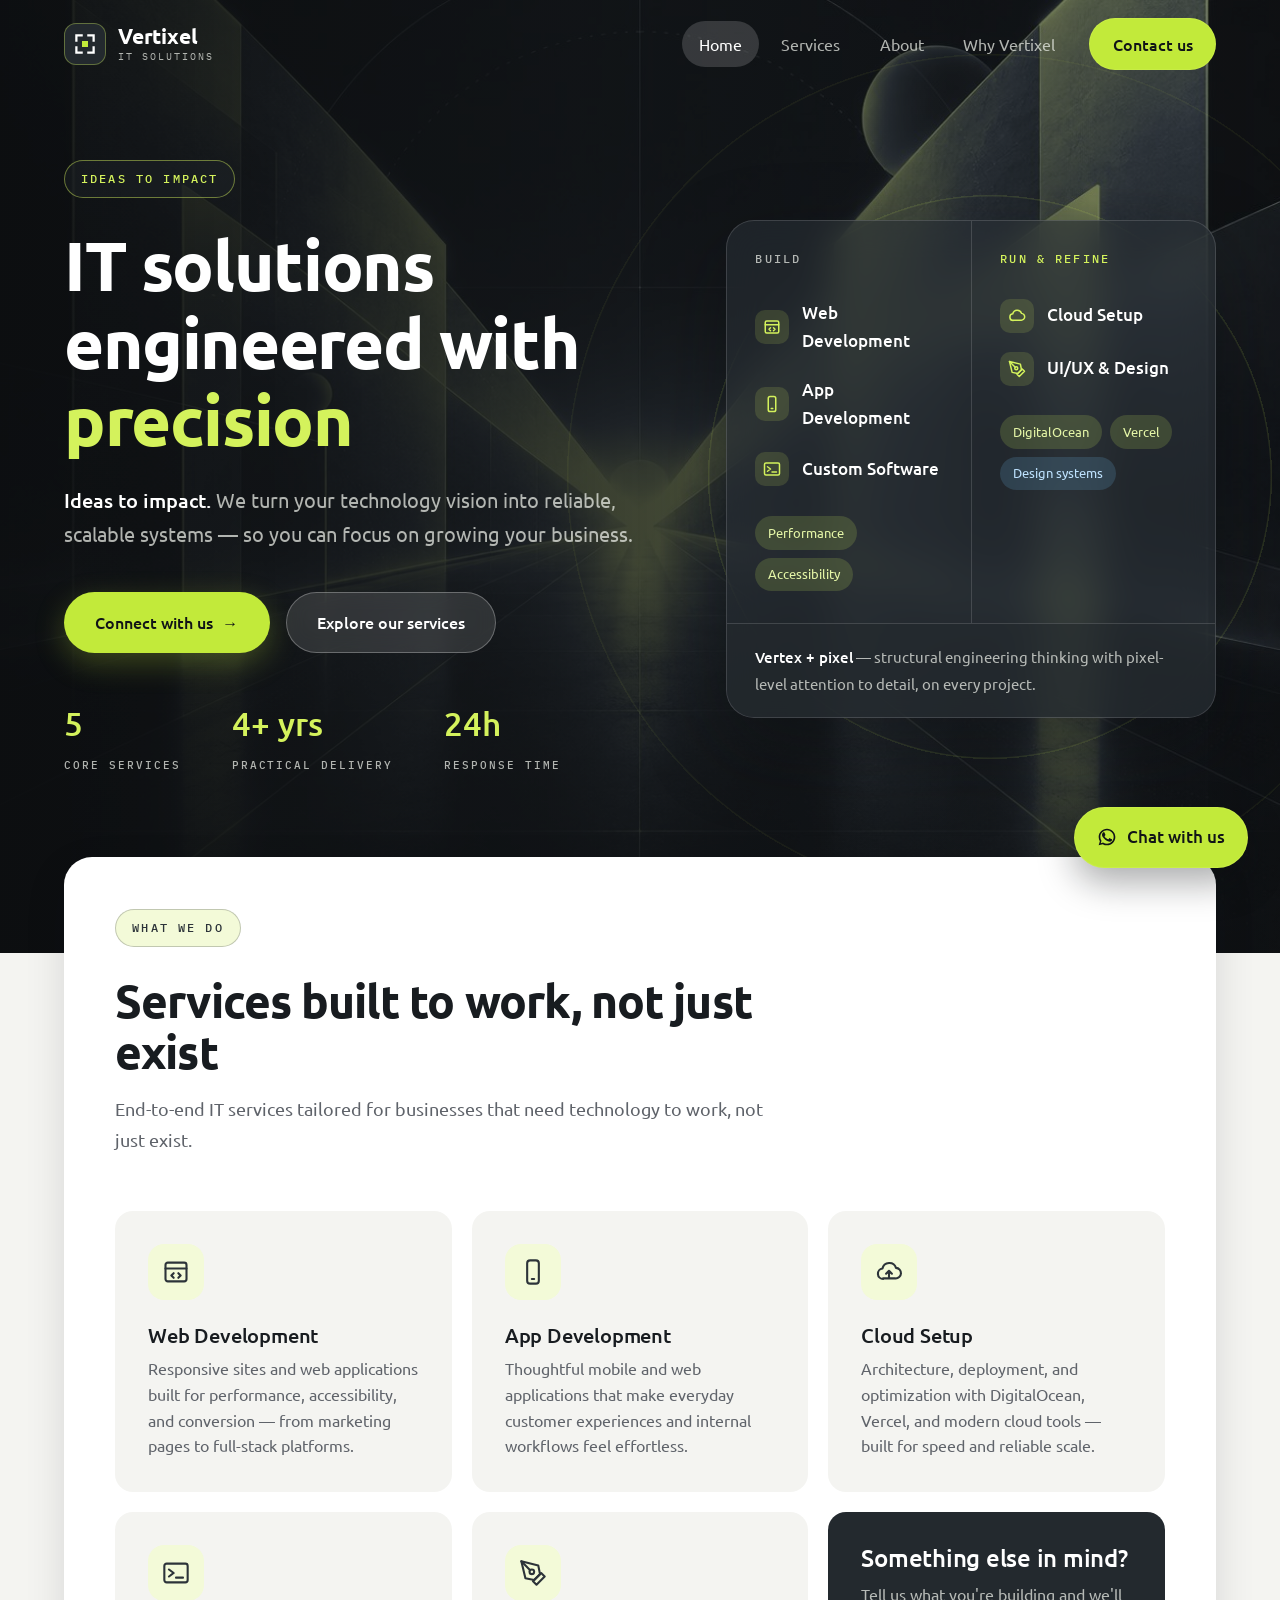
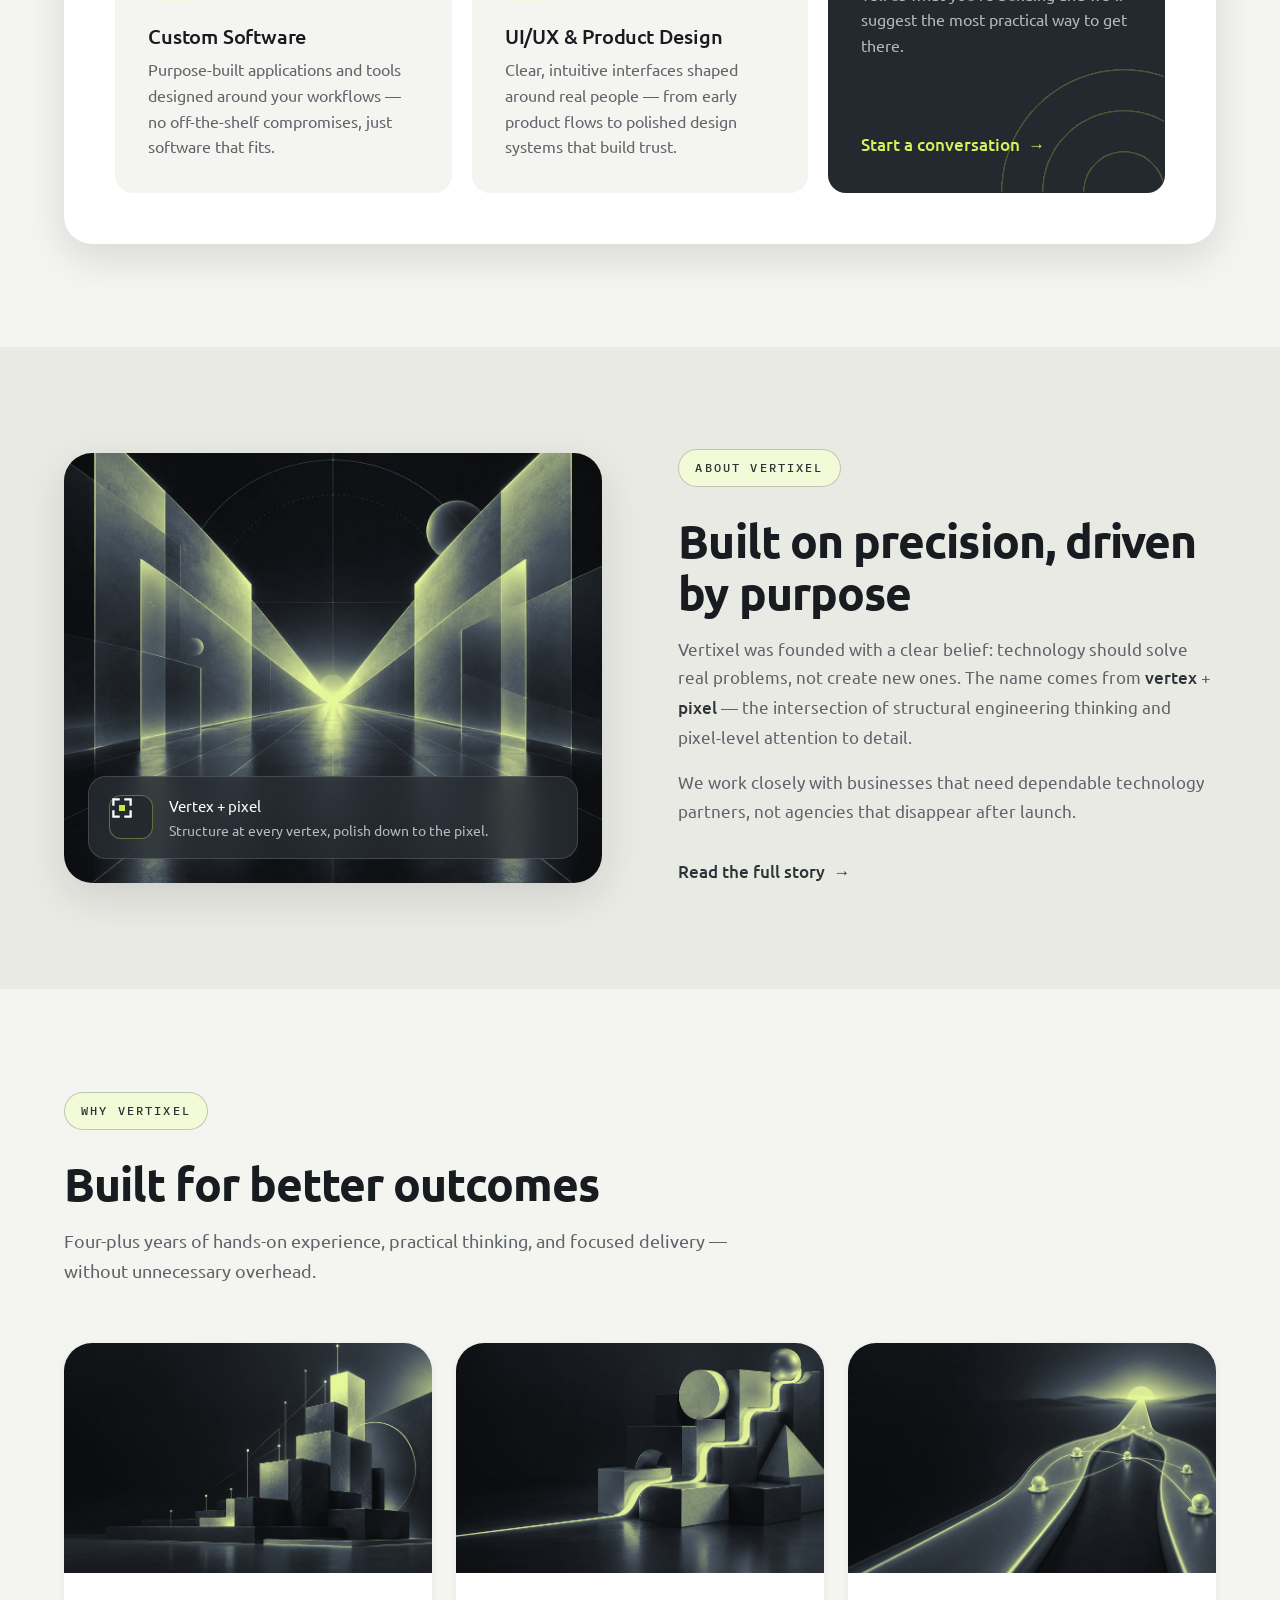
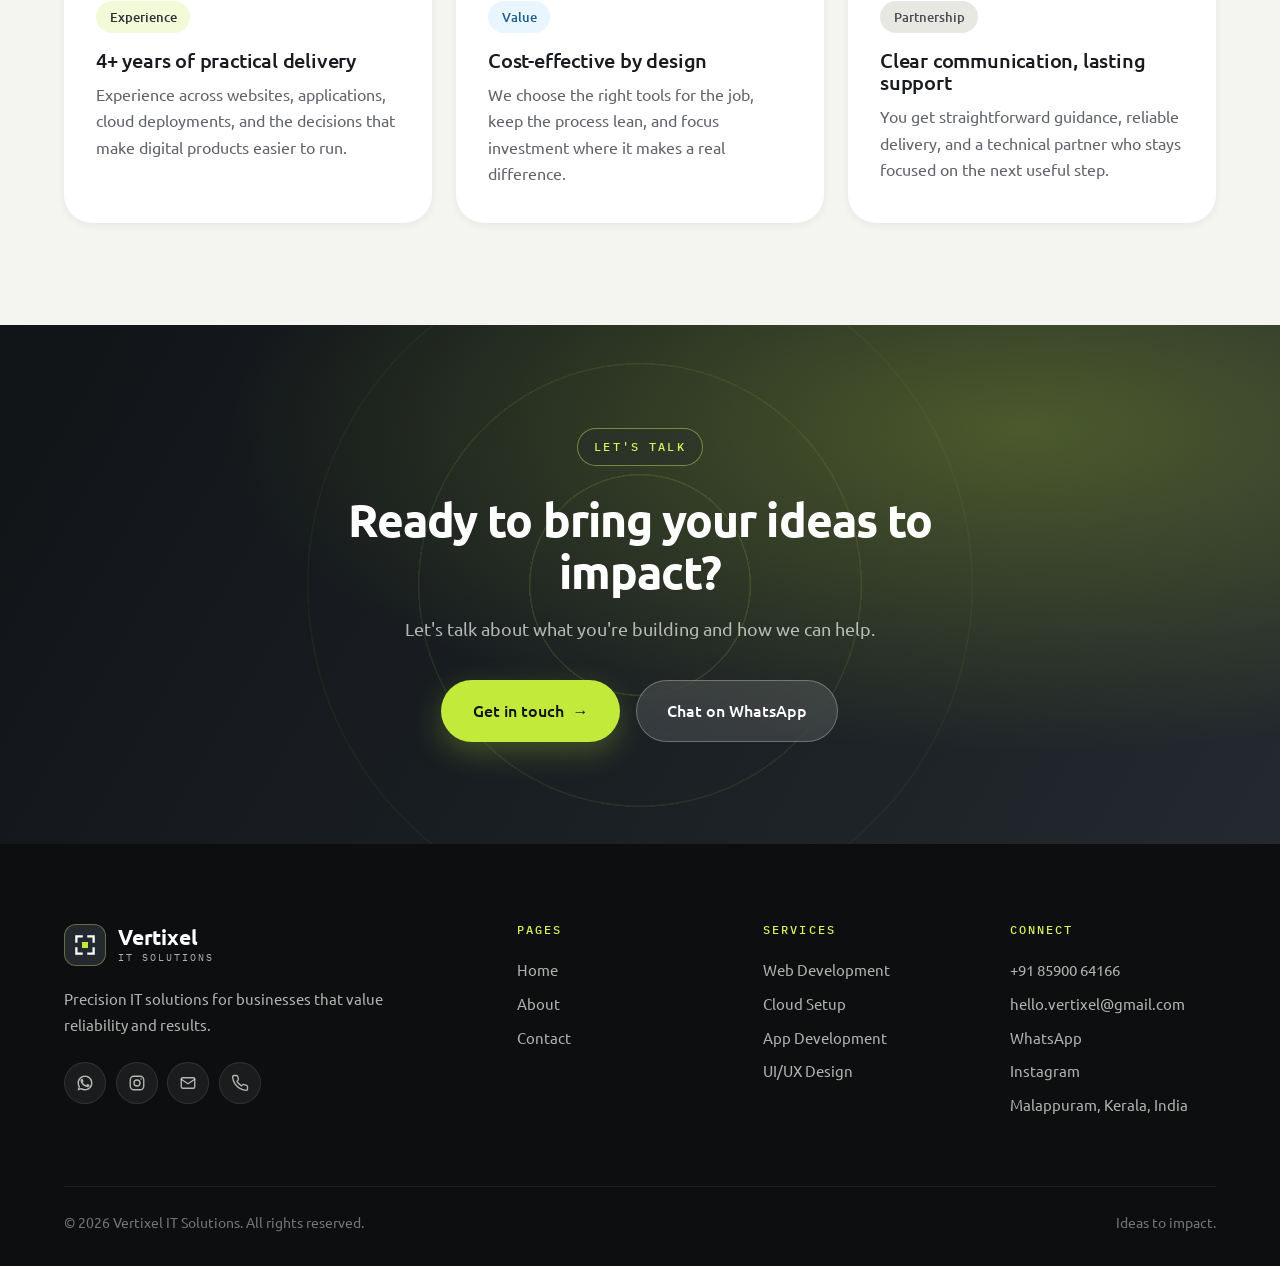
<file: index.html>
<!DOCTYPE html>
<html lang="en">
<head>
  <meta charset="UTF-8">
  <meta name="viewport" content="width=device-width, initial-scale=1.0">
  <title>Vertixel IT Solutions — Ideas to Impact</title>
  <meta name="description" content="Vertixel IT Solutions delivers web, app, cloud, custom software, and UI/UX design services with practical precision.">
  <meta name="theme-color" content="#111417">
  <link rel="preconnect" href="https://fonts.googleapis.com">
  <link rel="preconnect" href="https://fonts.gstatic.com" crossorigin>
  <link href="https://fonts.googleapis.com/css2?family=IBM+Plex+Mono:wght@500&family=Ubuntu:wght@400;500;700&display=swap" rel="stylesheet">
  <link rel="icon" href="img/vertixel-social-icon.svg" type="image/svg+xml">
  <link rel="apple-touch-icon" href="img/vertixel-whatsapp-dp.png">
  <link rel="stylesheet" href="css/style.css">
  <script type="application/ld+json">
  {
    "@context": "https://schema.org",
    "@type": "ProfessionalService",
    "name": "Vertixel IT Solutions",
    "description": "Web, app, cloud, custom software, and UI/UX design services.",
    "telephone": "+91-8590064166",
    "email": "hello.vertixel@gmail.com",
    "address": {
      "@type": "PostalAddress",
      "addressLocality": "Malappuram",
      "addressRegion": "Kerala",
      "addressCountry": "IN"
    }
  }
  </script>
</head>
<body>

<div class="nav-overlay"></div>

<!-- ===================== NAVIGATION ===================== -->
<nav class="nav">
  <div class="container nav-inner">
    <a href="index.html" class="nav-logo" aria-label="Vertixel home">
      <span class="logo-tile"><svg viewBox="0 0 64 64" aria-hidden="true"><path fill="#fff" d="M6 6H26V12H12V26H6Z M38 6H58V26H52V12H38Z M58 38V58H38V52H52V38Z M6 38H12V52H26V58H6Z"/><rect x="24" y="24" width="16" height="16" class="px"/></svg></span>
      <span class="logo-text"><strong>Vertixel</strong><small>IT Solutions</small></span>
    </a>

    <button class="nav-toggle" aria-label="Menu">
      <span></span><span></span><span></span>
    </button>

    <div class="nav-links">
      <a href="index.html">Home</a>
      <a href="#services">Services</a>
      <a href="about.html">About</a>
      <a href="#why-vertixel">Why Vertixel</a>
      <a href="contact.html" class="btn">Contact us</a>
    </div>
  </div>
</nav>

<!-- ===================== HERO ===================== -->
<section class="hero photo-bg">
  <div class="container">
    <div class="hero-content fade-up">
      <span class="badge label">Ideas to impact</span>
      <h1>IT solutions engineered with <span class="accent">precision</span></h1>
      <p class="hero-sub">
        <span class="hero-tagline">Ideas to impact.</span> We turn your technology vision
        into reliable, scalable systems — so you can focus on growing your business.
      </p>
      <div class="hero-actions">
        <a href="contact.html" class="btn btn-primary">Connect with us <span aria-hidden="true">→</span></a>
        <a href="#services" class="btn btn-glass">Explore our services</a>
      </div>
      <div class="hero-stats">
        <div><strong>5</strong><span class="label">Core services</span></div>
        <div><strong>4+ yrs</strong><span class="label">Practical delivery</span></div>
        <div><strong>24h</strong><span class="label">Response time</span></div>
      </div>
    </div>

    <div class="hero-card glass-card fade-up">
      <div class="hero-card-cols">
        <div class="hero-card-col">
          <span class="label">Build</span>
          <div class="svc-row"><i><svg viewBox="0 0 24 24" fill="none" stroke="currentColor" stroke-width="2" stroke-linecap="round" stroke-linejoin="round"><rect x="3" y="4" width="18" height="16" rx="2"/><path d="M3 9h18M10 13l-2 2 2 2M14 13l2 2-2 2"/></svg></i>Web Development</div>
          <div class="svc-row"><i><svg viewBox="0 0 24 24" fill="none" stroke="currentColor" stroke-width="2" stroke-linecap="round" stroke-linejoin="round"><rect x="7" y="2" width="10" height="20" rx="2.5"/><path d="M11 18h2"/></svg></i>App Development</div>
          <div class="svc-row"><i><svg viewBox="0 0 24 24" fill="none" stroke="currentColor" stroke-width="2" stroke-linecap="round" stroke-linejoin="round"><path d="m6 9 4 3-4 3M12 16h6"/><rect x="2" y="4" width="20" height="16" rx="2"/></svg></i>Custom Software</div>
          <div class="chip-row"><span class="chip">Performance</span><span class="chip">Accessibility</span></div>
        </div>
        <div class="hero-card-col">
          <span class="label">Run &amp; refine</span>
          <div class="svc-row"><i><svg viewBox="0 0 24 24" fill="none" stroke="currentColor" stroke-width="2" stroke-linecap="round" stroke-linejoin="round"><path d="M7 18a4.5 4.5 0 0 1-.6-8.96A6 6 0 0 1 18 8.5a4.5 4.5 0 0 1-.5 9H7Z"/></svg></i>Cloud Setup</div>
          <div class="svc-row"><i><svg viewBox="0 0 24 24" fill="none" stroke="currentColor" stroke-width="2" stroke-linecap="round" stroke-linejoin="round"><path d="M12 19l7-7 3 3-7 7-3-3z"/><path d="M18 13l-1.5-7.5L2 2l3.5 14.5L13 18l5-5z"/><path d="M2 2l7.586 7.586"/><circle cx="11" cy="11" r="2"/></svg></i>UI/UX &amp; Design</div>
          <div class="chip-row"><span class="chip">DigitalOcean</span><span class="chip">Vercel</span><span class="chip chip-warm">Design systems</span></div>
        </div>
      </div>
      <div class="hero-card-foot">
        <strong>Vertex + pixel</strong> — structural engineering thinking with pixel-level attention to detail, on every project.
      </div>
    </div>
  </div>
</section>

<!-- ===================== SERVICES ===================== -->
<section class="services" id="services">
  <div class="container">
    <div class="sheet">
      <div class="section-head fade-up">
        <span class="badge badge-light label">What we do</span>
        <h2>Services built to work, not just exist</h2>
        <p>End-to-end IT services tailored for businesses that need technology to work, not just exist.</p>
      </div>

      <div class="services-grid stagger">

        <div class="service-item fade-up">
          <div class="service-icon"><svg viewBox="0 0 24 24" fill="none" stroke="currentColor" stroke-width="1.8" stroke-linecap="round" stroke-linejoin="round"><rect x="3" y="4" width="18" height="16" rx="2"/><path d="M3 9h18M10 13l-2 2 2 2M14 13l2 2-2 2"/></svg></div>
          <h3>Web Development</h3>
          <p>Responsive sites and web applications built for performance, accessibility, and conversion — from marketing pages to full-stack platforms.</p>
        </div>

        <div class="service-item fade-up">
          <div class="service-icon"><svg viewBox="0 0 24 24" fill="none" stroke="currentColor" stroke-width="1.8" stroke-linecap="round" stroke-linejoin="round"><rect x="7" y="2" width="10" height="20" rx="2.5"/><path d="M11 18h2"/></svg></div>
          <h3>App Development</h3>
          <p>Thoughtful mobile and web applications that make everyday customer experiences and internal workflows feel effortless.</p>
        </div>

        <div class="service-item fade-up">
          <div class="service-icon"><svg viewBox="0 0 24 24" fill="none" stroke="currentColor" stroke-width="1.8" stroke-linecap="round" stroke-linejoin="round"><path d="M7 18a4.5 4.5 0 0 1-.6-8.96A6 6 0 0 1 18 8.5a4.5 4.5 0 0 1-.5 9H7Z"/><path d="M12 11v6M9.5 13.5 12 11l2.5 2.5"/></svg></div>
          <h3>Cloud Setup</h3>
          <p>Architecture, deployment, and optimization with DigitalOcean, Vercel, and modern cloud tools — built for speed and reliable scale.</p>
        </div>

        <div class="service-item fade-up">
          <div class="service-icon"><svg viewBox="0 0 24 24" fill="none" stroke="currentColor" stroke-width="1.8" stroke-linecap="round" stroke-linejoin="round"><rect x="2" y="4" width="20" height="16" rx="2"/><path d="m6 9 4 3-4 3M12 16h6"/></svg></div>
          <h3>Custom Software</h3>
          <p>Purpose-built applications and tools designed around your workflows — no off-the-shelf compromises, just software that fits.</p>
        </div>

        <div class="service-item fade-up">
          <div class="service-icon"><svg viewBox="0 0 24 24" fill="none" stroke="currentColor" stroke-width="1.8" stroke-linecap="round" stroke-linejoin="round"><path d="M12 19l7-7 3 3-7 7-3-3z"/><path d="M18 13l-1.5-7.5L2 2l3.5 14.5L13 18l5-5z"/><path d="M2 2l7.586 7.586"/><circle cx="11" cy="11" r="2"/></svg></div>
          <h3>UI/UX &amp; Product Design</h3>
          <p>Clear, intuitive interfaces shaped around real people — from early product flows to polished design systems that build trust.</p>
        </div>

        <a href="contact.html" class="service-item service-cta fade-up">
          <div>
            <h3>Something else in mind?</h3>
            <p>Tell us what you're building and we'll suggest the most practical way to get there.</p>
          </div>
          <span class="arrow-link">Start a conversation <span aria-hidden="true">→</span></span>
        </a>

      </div>
    </div>
  </div>
</section>

<!-- ===================== ABOUT (snippet) ===================== -->
<section class="about-section" id="about">
  <div class="container">
    <div class="about-grid">
      <div class="about-visual fade-up">
        <img src="img/about-precision-art-dark.jpg" alt="Abstract illustration of ideas becoming impact">
        <div class="visual-chip">
          <span class="logo-tile"><svg viewBox="0 0 64 64" aria-hidden="true"><path fill="#fff" d="M6 6H26V12H12V26H6Z M38 6H58V26H52V12H38Z M58 38V58H38V52H52V38Z M6 38H12V52H26V58H6Z"/><rect x="24" y="24" width="16" height="16" class="px"/></svg></span>
          <div>Vertex + pixel<span>Structure at every vertex, polish down to the pixel.</span></div>
        </div>
      </div>
      <div class="about-text fade-up">
        <span class="badge badge-light label">About Vertixel</span>
        <h2>Built on precision, driven by purpose</h2>
        <p>
          Vertixel was founded with a clear belief: technology should solve real problems, not create new ones.
          The name comes from <em>vertex</em> + <em>pixel</em> — the intersection of structural engineering
          thinking and pixel-level attention to detail.
        </p>
        <p>
          We work closely with businesses that need
          dependable technology partners, not agencies that disappear after launch.
        </p>
        <a href="about.html" class="text-link">Read the full story <span aria-hidden="true">→</span></a>
      </div>
    </div>
  </div>
</section>

<!-- ===================== WHY VERTIXEL ===================== -->
<section class="why" id="why-vertixel">
  <div class="container">
    <div class="section-head fade-up">
      <span class="badge badge-light label">Why Vertixel</span>
      <h2>Built for better outcomes</h2>
      <p>Four-plus years of hands-on experience, practical thinking, and focused delivery — without unnecessary overhead.</p>
    </div>

    <div class="why-grid stagger">
      <div class="why-card fade-up">
        <div class="why-thumb"><img src="img/outcome-experience-dark.jpg" alt="Abstract illustration representing experience"></div>
        <div class="why-body">
          <span class="tag">Experience</span>
          <h3>4+ years of practical delivery</h3>
          <p>Experience across websites, applications, cloud deployments, and the decisions that make digital products easier to run.</p>
        </div>
      </div>

      <div class="why-card fade-up">
        <div class="why-thumb"><img src="img/outcome-value-dark.jpg" alt="Abstract illustration representing practical value"></div>
        <div class="why-body">
          <span class="tag tag-warm">Value</span>
          <h3>Cost-effective by design</h3>
          <p>We choose the right tools for the job, keep the process lean, and focus investment where it makes a real difference.</p>
        </div>
      </div>

      <div class="why-card fade-up">
        <div class="why-thumb"><img src="img/outcome-partnership-dark.jpg" alt="Abstract illustration representing partnership"></div>
        <div class="why-body">
          <span class="tag tag-neutral">Partnership</span>
          <h3>Clear communication, lasting support</h3>
          <p>You get straightforward guidance, reliable delivery, and a technical partner who stays focused on the next useful step.</p>
        </div>
      </div>
    </div>
  </div>
</section>

<!-- ===================== CTA BAND ===================== -->
<section class="cta-band">
  <div class="container fade-up">
    <span class="badge label">Let's talk</span>
    <h2>Ready to bring your ideas to impact?</h2>
    <p>Let's talk about what you're building and how we can help.</p>
    <div class="cta-actions">
      <a href="contact.html" class="btn btn-primary">Get in touch <span aria-hidden="true">→</span></a>
      <a href="https://wa.me/918590064166?text=Hi%20Vertixel%2C%20I%27d%20like%20to%20discuss%20a%20project." target="_blank" rel="noopener" class="btn btn-glass">Chat on WhatsApp</a>
    </div>
  </div>
</section>

<!-- ===================== FOOTER ===================== -->
<footer class="footer">
  <div class="container">
    <div class="footer-inner">
      <div class="footer-brand">
        <a href="index.html" class="nav-logo" aria-label="Vertixel home">
          <span class="logo-tile"><svg viewBox="0 0 64 64" aria-hidden="true"><path fill="#fff" d="M6 6H26V12H12V26H6Z M38 6H58V26H52V12H38Z M58 38V58H38V52H52V38Z M6 38H12V52H26V58H6Z"/><rect x="24" y="24" width="16" height="16" class="px"/></svg></span>
          <span class="logo-text"><strong>Vertixel</strong><small>IT Solutions</small></span>
        </a>
        <p>Precision IT solutions for businesses that value reliability and results.</p>
        <div class="footer-social">
          <a href="https://wa.me/918590064166?text=Hi%20Vertixel%2C%20I%27d%20like%20to%20discuss%20a%20project." target="_blank" rel="noopener" aria-label="WhatsApp"><svg viewBox="0 0 24 24" fill="currentColor" aria-hidden="true"><path d="M17.472 14.382c-.297-.149-1.758-.867-2.03-.967-.273-.099-.471-.148-.67.15-.197.297-.767.966-.94 1.164-.173.199-.347.223-.644.075-.297-.15-1.255-.463-2.39-1.475-.883-.788-1.48-1.761-1.653-2.059-.173-.297-.018-.458.13-.606.134-.133.298-.347.446-.52.149-.174.198-.298.298-.497.099-.198.05-.371-.025-.52-.075-.149-.669-1.612-.916-2.207-.242-.579-.487-.5-.669-.51-.173-.008-.371-.01-.57-.01-.198 0-.52.074-.792.372-.272.297-1.04 1.016-1.04 2.479 0 1.462 1.065 2.875 1.213 3.074.149.198 2.096 3.2 5.077 4.487.709.306 1.262.489 1.694.625.712.227 1.36.195 1.871.118.571-.085 1.758-.719 2.006-1.413.248-.694.248-1.289.173-1.413-.074-.124-.272-.198-.57-.347z"/><path fill-rule="evenodd" d="M12 2C6.477 2 2 6.477 2 12c0 1.89.525 3.66 1.438 5.168L2 22l4.832-1.438A9.955 9.955 0 0012 22c5.523 0 10-4.477 10-10S17.523 2 12 2zm0 18a7.96 7.96 0 01-4.29-1.248l-.308-.184-2.87.852.852-2.87-.184-.308A7.96 7.96 0 014 12c0-4.411 3.589-8 8-8s8 3.589 8 8-3.589 8-8 8z"/></svg></a>
          <!-- TODO: replace with the real Instagram profile URL -->
          <a href="https://www.instagram.com/" target="_blank" rel="noopener" aria-label="Instagram"><svg viewBox="0 0 24 24" fill="none" stroke="currentColor" stroke-width="1.8" stroke-linecap="round" stroke-linejoin="round" aria-hidden="true"><rect x="3" y="3" width="18" height="18" rx="5"/><circle cx="12" cy="12" r="4"/><circle cx="17.5" cy="6.5" r="1" fill="currentColor" stroke="none"/></svg></a>
          <a href="mailto:hello.vertixel@gmail.com" aria-label="Email"><svg viewBox="0 0 24 24" fill="none" stroke="currentColor" stroke-width="1.8" stroke-linecap="round" stroke-linejoin="round" aria-hidden="true"><rect x="3" y="5" width="18" height="14" rx="2"/><path d="m3 7 9 6 9-6"/></svg></a>
          <a href="tel:+918590064166" aria-label="Call"><svg viewBox="0 0 24 24" fill="none" stroke="currentColor" stroke-width="1.8" stroke-linecap="round" stroke-linejoin="round" aria-hidden="true"><path d="M22 16.9v3a2 2 0 0 1-2.2 2 19.8 19.8 0 0 1-8.6-3.1 19.5 19.5 0 0 1-6-6A19.8 19.8 0 0 1 2.1 4.2 2 2 0 0 1 4.1 2h3a2 2 0 0 1 2 1.7c.1.9.4 1.8.7 2.7a2 2 0 0 1-.5 2.1L8 9.8a16 16 0 0 0 6 6l1.3-1.3a2 2 0 0 1 2.1-.4c.9.3 1.8.6 2.7.7a2 2 0 0 1 1.7 2z"/></svg></a>
        </div>
      </div>
      <div class="footer-col">
        <h4>Pages</h4>
        <a href="index.html">Home</a>
        <a href="about.html">About</a>
        <a href="contact.html">Contact</a>
      </div>
      <div class="footer-col">
        <h4>Services</h4>
        <a href="#services">Web Development</a>
        <a href="#services">Cloud Setup</a>
        <a href="#services">App Development</a>
        <a href="#services">UI/UX Design</a>
      </div>
      <div class="footer-col">
        <h4>Connect</h4>
        <a href="tel:+918590064166">+91 85900 64166</a>
        <a href="mailto:hello.vertixel@gmail.com">hello.vertixel@gmail.com</a>
        <a href="https://wa.me/918590064166?text=Hi%20Vertixel%2C%20I%27d%20like%20to%20discuss%20a%20project." target="_blank" rel="noopener">WhatsApp</a>
        <!-- TODO: replace with the real Instagram profile URL -->
        <a href="https://www.instagram.com/" target="_blank" rel="noopener">Instagram</a>
        <span class="footer-loc">Malappuram, Kerala, India</span>
      </div>
    </div>
    <div class="footer-bottom">
      <span>&copy; 2026 Vertixel IT Solutions. All rights reserved.</span>
      <span>Ideas to impact.</span>
    </div>
  </div>
</footer>

<a href="https://wa.me/918590064166?text=Hi%20Vertixel%2C%20I%27d%20like%20to%20discuss%20a%20project." target="_blank" rel="noopener" class="wa-float" aria-label="Chat on WhatsApp">
  <svg viewBox="0 0 24 24" fill="currentColor" aria-hidden="true"><path d="M17.472 14.382c-.297-.149-1.758-.867-2.03-.967-.273-.099-.471-.148-.67.15-.197.297-.767.966-.94 1.164-.173.199-.347.223-.644.075-.297-.15-1.255-.463-2.39-1.475-.883-.788-1.48-1.761-1.653-2.059-.173-.297-.018-.458.13-.606.134-.133.298-.347.446-.52.149-.174.198-.298.298-.497.099-.198.05-.371-.025-.52-.075-.149-.669-1.612-.916-2.207-.242-.579-.487-.5-.669-.51-.173-.008-.371-.01-.57-.01-.198 0-.52.074-.792.372-.272.297-1.04 1.016-1.04 2.479 0 1.462 1.065 2.875 1.213 3.074.149.198 2.096 3.2 5.077 4.487.709.306 1.262.489 1.694.625.712.227 1.36.195 1.871.118.571-.085 1.758-.719 2.006-1.413.248-.694.248-1.289.173-1.413-.074-.124-.272-.198-.57-.347z"/><path fill-rule="evenodd" d="M12 2C6.477 2 2 6.477 2 12c0 1.89.525 3.66 1.438 5.168L2 22l4.832-1.438A9.955 9.955 0 0012 22c5.523 0 10-4.477 10-10S17.523 2 12 2zm0 18a7.96 7.96 0 01-4.29-1.248l-.308-.184-2.87.852.852-2.87-.184-.308A7.96 7.96 0 014 12c0-4.411 3.589-8 8-8s8 3.589 8 8-3.589 8-8 8z"/></svg>
  <span>Chat with us</span>
</a>

<script src="js/main.js"></script>
</body>
</html>
</file>
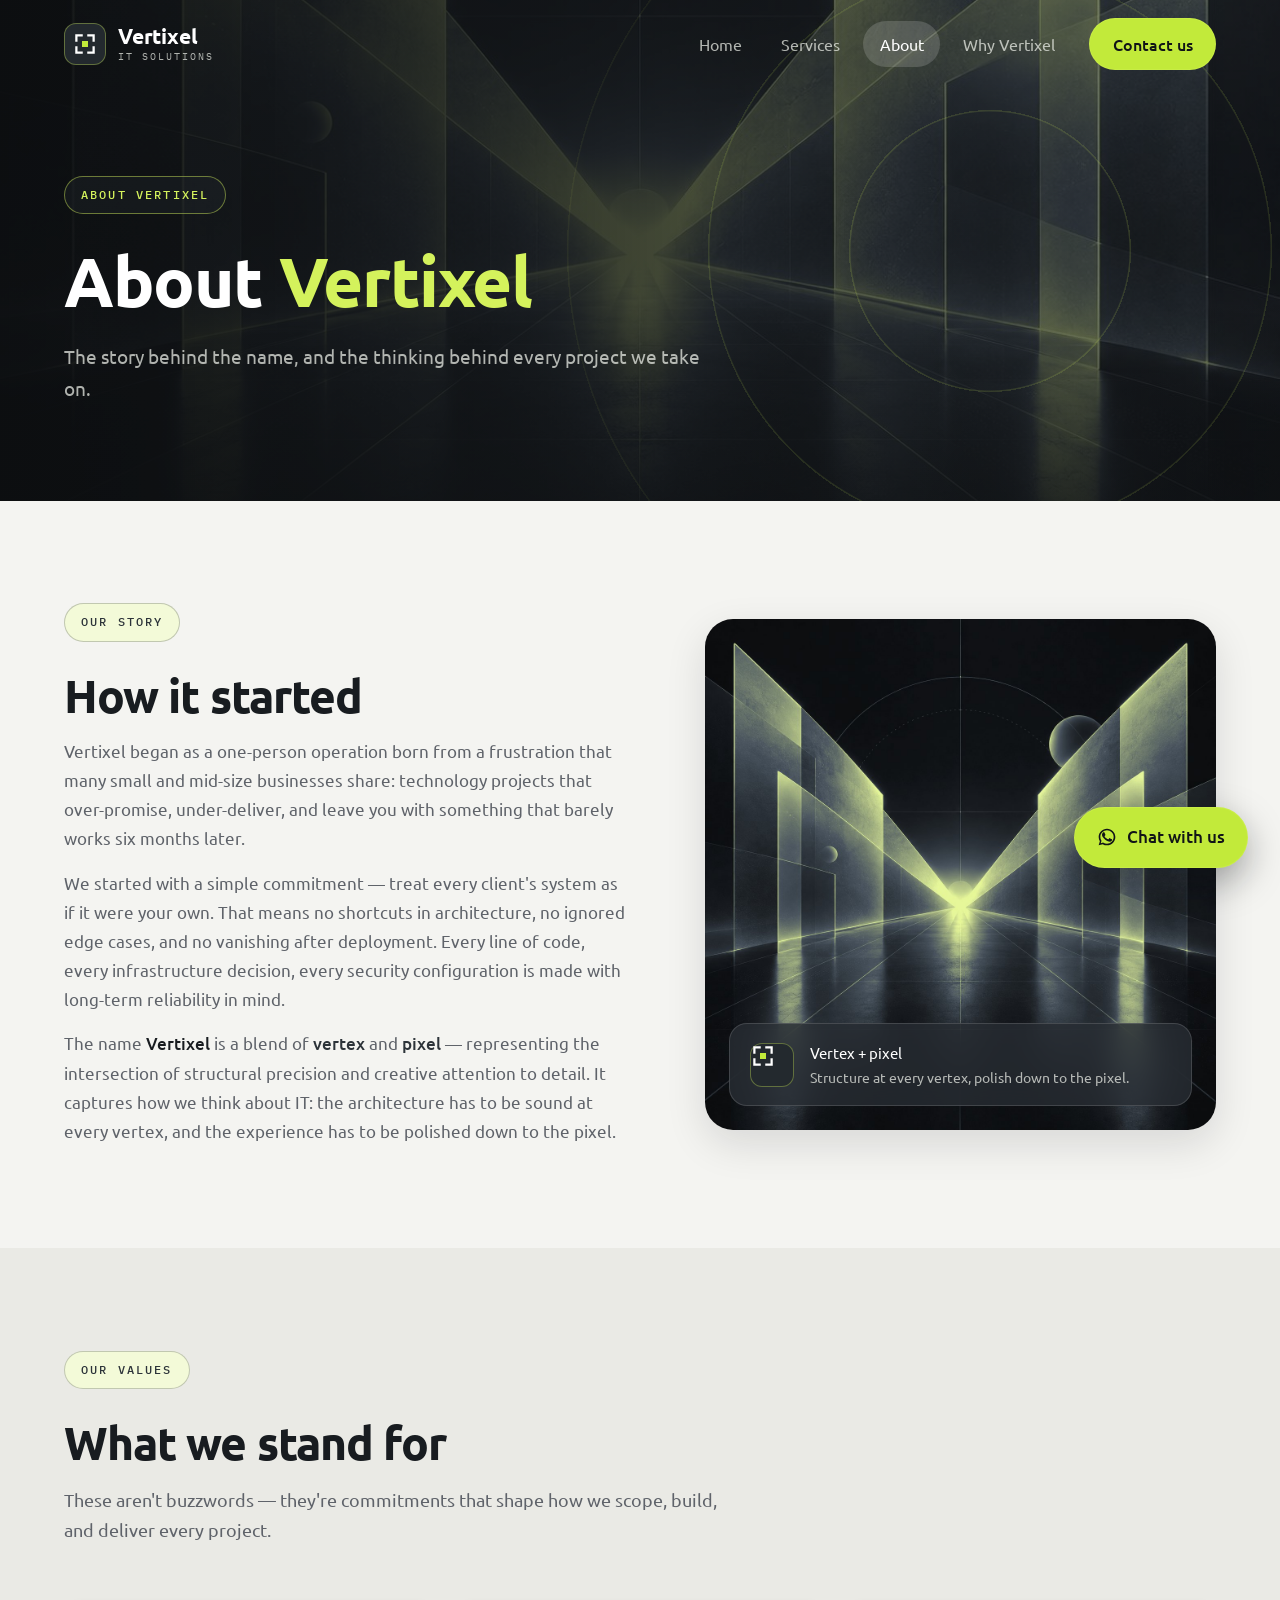
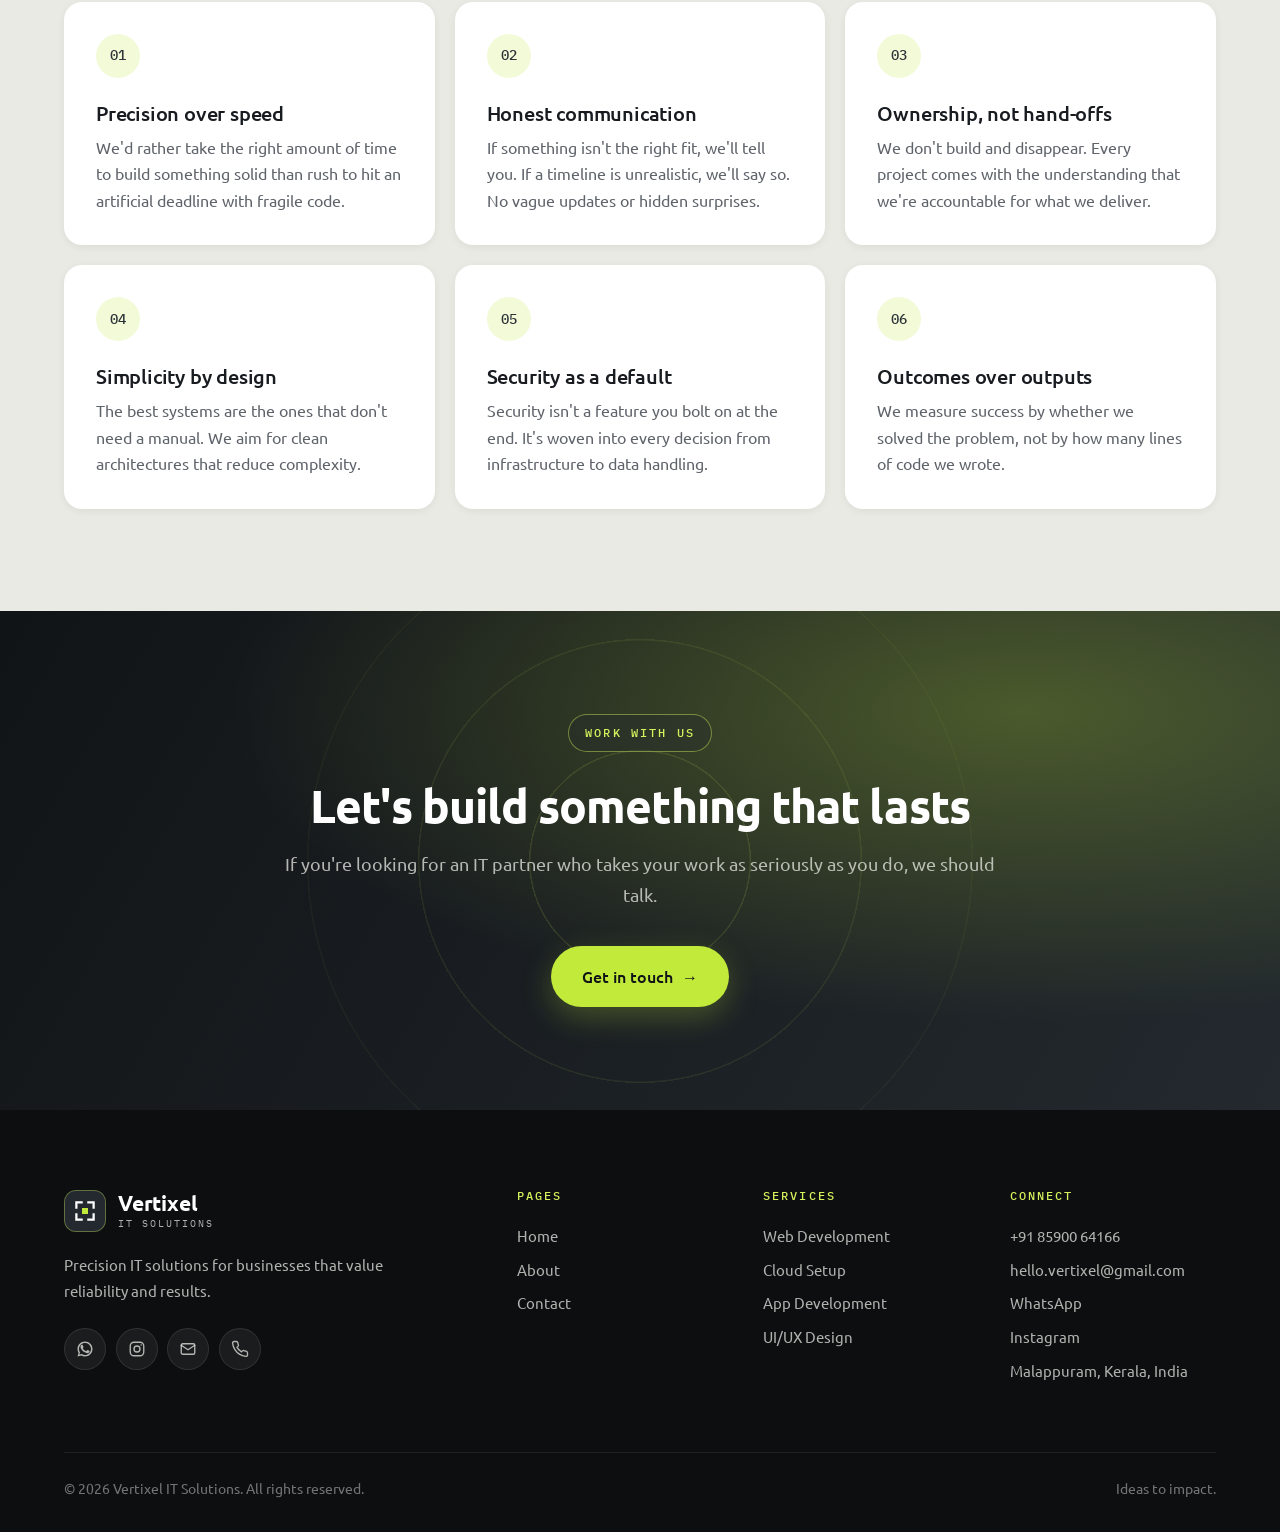
<file: about.html>
<!DOCTYPE html>
<html lang="en">
<head>
  <meta charset="UTF-8">
  <meta name="viewport" content="width=device-width, initial-scale=1.0">
  <title>About — Vertixel IT Solutions</title>
  <meta name="description" content="Learn about Vertixel IT Solutions — our story, values, and the precision-first approach behind every project.">
  <meta name="theme-color" content="#111417">
  <link rel="preconnect" href="https://fonts.googleapis.com">
  <link rel="preconnect" href="https://fonts.gstatic.com" crossorigin>
  <link href="https://fonts.googleapis.com/css2?family=IBM+Plex+Mono:wght@500&family=Ubuntu:wght@400;500;700&display=swap" rel="stylesheet">
  <link rel="icon" href="img/vertixel-social-icon.svg" type="image/svg+xml">
  <link rel="apple-touch-icon" href="img/vertixel-whatsapp-dp.png">
  <link rel="stylesheet" href="css/style.css">
</head>
<body>

<div class="nav-overlay"></div>

<!-- ===================== NAVIGATION ===================== -->
<nav class="nav">
  <div class="container nav-inner">
    <a href="index.html" class="nav-logo" aria-label="Vertixel home">
      <span class="logo-tile"><svg viewBox="0 0 64 64" aria-hidden="true"><path fill="#fff" d="M6 6H26V12H12V26H6Z M38 6H58V26H52V12H38Z M58 38V58H38V52H52V38Z M6 38H12V52H26V58H6Z"/><rect x="24" y="24" width="16" height="16" class="px"/></svg></span>
      <span class="logo-text"><strong>Vertixel</strong><small>IT Solutions</small></span>
    </a>

    <button class="nav-toggle" aria-label="Menu">
      <span></span><span></span><span></span>
    </button>

    <div class="nav-links">
      <a href="index.html">Home</a>
      <a href="index.html#services">Services</a>
      <a href="about.html">About</a>
      <a href="index.html#why-vertixel">Why Vertixel</a>
      <a href="contact.html" class="btn">Contact us</a>
    </div>
  </div>
</nav>

<!-- ===================== PAGE HEADER ===================== -->
<section class="page-header photo-bg">
  <div class="container">
    <span class="badge label fade-up">About Vertixel</span>
    <h1 class="fade-up">About <span class="accent">Vertixel</span></h1>
    <p class="fade-up">The story behind the name, and the thinking behind every project we take on.</p>
  </div>
</section>

<!-- ===================== FOUNDER STORY ===================== -->
<section class="about-story">
  <div class="container">
    <div class="about-story-grid">
      <div class="about-story-text fade-up">
        <span class="badge badge-light label">Our story</span>
        <h2>How it started</h2>
        <p>
          Vertixel began as a one-person operation born from a frustration that many
          small and mid-size businesses share: technology projects that over-promise,
          under-deliver, and leave you with something that barely works six months later.
        </p>
        <p>
          We started with a simple commitment — treat every client's system as if it
          were your own. That means no shortcuts in architecture, no ignored edge cases, and no
          vanishing after deployment. Every line of code, every infrastructure decision,
          every security configuration is made with long-term reliability in mind.
        </p>
        <p>
          The name <strong>Vertixel</strong> is a blend of <em>vertex</em> and <em>pixel</em> —
          representing the intersection of structural precision and creative attention to detail.
          It captures how we think about IT: the architecture has to be sound at every vertex,
          and the experience has to be polished down to the pixel.
        </p>
      </div>
      <div class="about-visual about-story-visual fade-up">
        <img src="img/about-precision-art-dark.jpg" alt="Abstract illustration of ideas becoming impact">
        <div class="visual-chip">
          <span class="logo-tile"><svg viewBox="0 0 64 64" aria-hidden="true"><path fill="#fff" d="M6 6H26V12H12V26H6Z M38 6H58V26H52V12H38Z M58 38V58H38V52H52V38Z M6 38H12V52H26V58H6Z"/><rect x="24" y="24" width="16" height="16" class="px"/></svg></span>
          <div>Vertex + pixel<span>Structure at every vertex, polish down to the pixel.</span></div>
        </div>
      </div>
    </div>
  </div>
</section>

<!-- ===================== WHAT WE STAND FOR ===================== -->
<section class="values-section">
  <div class="container">
    <div class="section-head fade-up">
      <span class="badge badge-light label">Our values</span>
      <h2>What we stand for</h2>
      <p>These aren't buzzwords — they're commitments that shape how we scope, build, and deliver every project.</p>
    </div>

    <div class="values-list stagger">
      <div class="value-item fade-up">
        <span class="value-num">01</span>
        <h3>Precision over speed</h3>
        <p>We'd rather take the right amount of time to build something solid than rush to hit an artificial deadline with fragile code.</p>
      </div>
      <div class="value-item fade-up">
        <span class="value-num">02</span>
        <h3>Honest communication</h3>
        <p>If something isn't the right fit, we'll tell you. If a timeline is unrealistic, we'll say so. No vague updates or hidden surprises.</p>
      </div>
      <div class="value-item fade-up">
        <span class="value-num">03</span>
        <h3>Ownership, not hand-offs</h3>
        <p>We don't build and disappear. Every project comes with the understanding that we're accountable for what we deliver.</p>
      </div>
      <div class="value-item fade-up">
        <span class="value-num">04</span>
        <h3>Simplicity by design</h3>
        <p>The best systems are the ones that don't need a manual. We aim for clean architectures that reduce complexity.</p>
      </div>
      <div class="value-item fade-up">
        <span class="value-num">05</span>
        <h3>Security as a default</h3>
        <p>Security isn't a feature you bolt on at the end. It's woven into every decision from infrastructure to data handling.</p>
      </div>
      <div class="value-item fade-up">
        <span class="value-num">06</span>
        <h3>Outcomes over outputs</h3>
        <p>We measure success by whether we solved the problem, not by how many lines of code we wrote.</p>
      </div>
    </div>
  </div>
</section>

<!-- ===================== CTA ===================== -->
<section class="cta-band">
  <div class="container fade-up">
    <span class="badge label">Work with us</span>
    <h2>Let's build something that lasts</h2>
    <p>If you're looking for an IT partner who takes your work as seriously as you do, we should talk.</p>
    <div class="cta-actions">
      <a href="contact.html" class="btn btn-primary">Get in touch <span aria-hidden="true">→</span></a>
    </div>
  </div>
</section>

<!-- ===================== FOOTER ===================== -->
<footer class="footer">
  <div class="container">
    <div class="footer-inner">
      <div class="footer-brand">
        <a href="index.html" class="nav-logo" aria-label="Vertixel home">
          <span class="logo-tile"><svg viewBox="0 0 64 64" aria-hidden="true"><path fill="#fff" d="M6 6H26V12H12V26H6Z M38 6H58V26H52V12H38Z M58 38V58H38V52H52V38Z M6 38H12V52H26V58H6Z"/><rect x="24" y="24" width="16" height="16" class="px"/></svg></span>
          <span class="logo-text"><strong>Vertixel</strong><small>IT Solutions</small></span>
        </a>
        <p>Precision IT solutions for businesses that value reliability and results.</p>
        <div class="footer-social">
          <a href="https://wa.me/918590064166?text=Hi%20Vertixel%2C%20I%27d%20like%20to%20discuss%20a%20project." target="_blank" rel="noopener" aria-label="WhatsApp"><svg viewBox="0 0 24 24" fill="currentColor" aria-hidden="true"><path d="M17.472 14.382c-.297-.149-1.758-.867-2.03-.967-.273-.099-.471-.148-.67.15-.197.297-.767.966-.94 1.164-.173.199-.347.223-.644.075-.297-.15-1.255-.463-2.39-1.475-.883-.788-1.48-1.761-1.653-2.059-.173-.297-.018-.458.13-.606.134-.133.298-.347.446-.52.149-.174.198-.298.298-.497.099-.198.05-.371-.025-.52-.075-.149-.669-1.612-.916-2.207-.242-.579-.487-.5-.669-.51-.173-.008-.371-.01-.57-.01-.198 0-.52.074-.792.372-.272.297-1.04 1.016-1.04 2.479 0 1.462 1.065 2.875 1.213 3.074.149.198 2.096 3.2 5.077 4.487.709.306 1.262.489 1.694.625.712.227 1.36.195 1.871.118.571-.085 1.758-.719 2.006-1.413.248-.694.248-1.289.173-1.413-.074-.124-.272-.198-.57-.347z"/><path fill-rule="evenodd" d="M12 2C6.477 2 2 6.477 2 12c0 1.89.525 3.66 1.438 5.168L2 22l4.832-1.438A9.955 9.955 0 0012 22c5.523 0 10-4.477 10-10S17.523 2 12 2zm0 18a7.96 7.96 0 01-4.29-1.248l-.308-.184-2.87.852.852-2.87-.184-.308A7.96 7.96 0 014 12c0-4.411 3.589-8 8-8s8 3.589 8 8-3.589 8-8 8z"/></svg></a>
          <!-- TODO: replace with the real Instagram profile URL -->
          <a href="https://www.instagram.com/" target="_blank" rel="noopener" aria-label="Instagram"><svg viewBox="0 0 24 24" fill="none" stroke="currentColor" stroke-width="1.8" stroke-linecap="round" stroke-linejoin="round" aria-hidden="true"><rect x="3" y="3" width="18" height="18" rx="5"/><circle cx="12" cy="12" r="4"/><circle cx="17.5" cy="6.5" r="1" fill="currentColor" stroke="none"/></svg></a>
          <a href="mailto:hello.vertixel@gmail.com" aria-label="Email"><svg viewBox="0 0 24 24" fill="none" stroke="currentColor" stroke-width="1.8" stroke-linecap="round" stroke-linejoin="round" aria-hidden="true"><rect x="3" y="5" width="18" height="14" rx="2"/><path d="m3 7 9 6 9-6"/></svg></a>
          <a href="tel:+918590064166" aria-label="Call"><svg viewBox="0 0 24 24" fill="none" stroke="currentColor" stroke-width="1.8" stroke-linecap="round" stroke-linejoin="round" aria-hidden="true"><path d="M22 16.9v3a2 2 0 0 1-2.2 2 19.8 19.8 0 0 1-8.6-3.1 19.5 19.5 0 0 1-6-6A19.8 19.8 0 0 1 2.1 4.2 2 2 0 0 1 4.1 2h3a2 2 0 0 1 2 1.7c.1.9.4 1.8.7 2.7a2 2 0 0 1-.5 2.1L8 9.8a16 16 0 0 0 6 6l1.3-1.3a2 2 0 0 1 2.1-.4c.9.3 1.8.6 2.7.7a2 2 0 0 1 1.7 2z"/></svg></a>
        </div>
      </div>
      <div class="footer-col">
        <h4>Pages</h4>
        <a href="index.html">Home</a>
        <a href="about.html">About</a>
        <a href="contact.html">Contact</a>
      </div>
      <div class="footer-col">
        <h4>Services</h4>
        <a href="index.html#services">Web Development</a>
        <a href="index.html#services">Cloud Setup</a>
        <a href="index.html#services">App Development</a>
        <a href="index.html#services">UI/UX Design</a>
      </div>
      <div class="footer-col">
        <h4>Connect</h4>
        <a href="tel:+918590064166">+91 85900 64166</a>
        <a href="mailto:hello.vertixel@gmail.com">hello.vertixel@gmail.com</a>
        <a href="https://wa.me/918590064166?text=Hi%20Vertixel%2C%20I%27d%20like%20to%20discuss%20a%20project." target="_blank" rel="noopener">WhatsApp</a>
        <!-- TODO: replace with the real Instagram profile URL -->
        <a href="https://www.instagram.com/" target="_blank" rel="noopener">Instagram</a>
        <span class="footer-loc">Malappuram, Kerala, India</span>
      </div>
    </div>
    <div class="footer-bottom">
      <span>&copy; 2026 Vertixel IT Solutions. All rights reserved.</span>
      <span>Ideas to impact.</span>
    </div>
  </div>
</footer>

<a href="https://wa.me/918590064166?text=Hi%20Vertixel%2C%20I%27d%20like%20to%20discuss%20a%20project." target="_blank" rel="noopener" class="wa-float" aria-label="Chat on WhatsApp">
  <svg viewBox="0 0 24 24" fill="currentColor" aria-hidden="true"><path d="M17.472 14.382c-.297-.149-1.758-.867-2.03-.967-.273-.099-.471-.148-.67.15-.197.297-.767.966-.94 1.164-.173.199-.347.223-.644.075-.297-.15-1.255-.463-2.39-1.475-.883-.788-1.48-1.761-1.653-2.059-.173-.297-.018-.458.13-.606.134-.133.298-.347.446-.52.149-.174.198-.298.298-.497.099-.198.05-.371-.025-.52-.075-.149-.669-1.612-.916-2.207-.242-.579-.487-.5-.669-.51-.173-.008-.371-.01-.57-.01-.198 0-.52.074-.792.372-.272.297-1.04 1.016-1.04 2.479 0 1.462 1.065 2.875 1.213 3.074.149.198 2.096 3.2 5.077 4.487.709.306 1.262.489 1.694.625.712.227 1.36.195 1.871.118.571-.085 1.758-.719 2.006-1.413.248-.694.248-1.289.173-1.413-.074-.124-.272-.198-.57-.347z"/><path fill-rule="evenodd" d="M12 2C6.477 2 2 6.477 2 12c0 1.89.525 3.66 1.438 5.168L2 22l4.832-1.438A9.955 9.955 0 0012 22c5.523 0 10-4.477 10-10S17.523 2 12 2zm0 18a7.96 7.96 0 01-4.29-1.248l-.308-.184-2.87.852.852-2.87-.184-.308A7.96 7.96 0 014 12c0-4.411 3.589-8 8-8s8 3.589 8 8-3.589 8-8 8z"/></svg>
  <span>Chat with us</span>
</a>

<script src="js/main.js"></script>
</body>
</html>
</file>
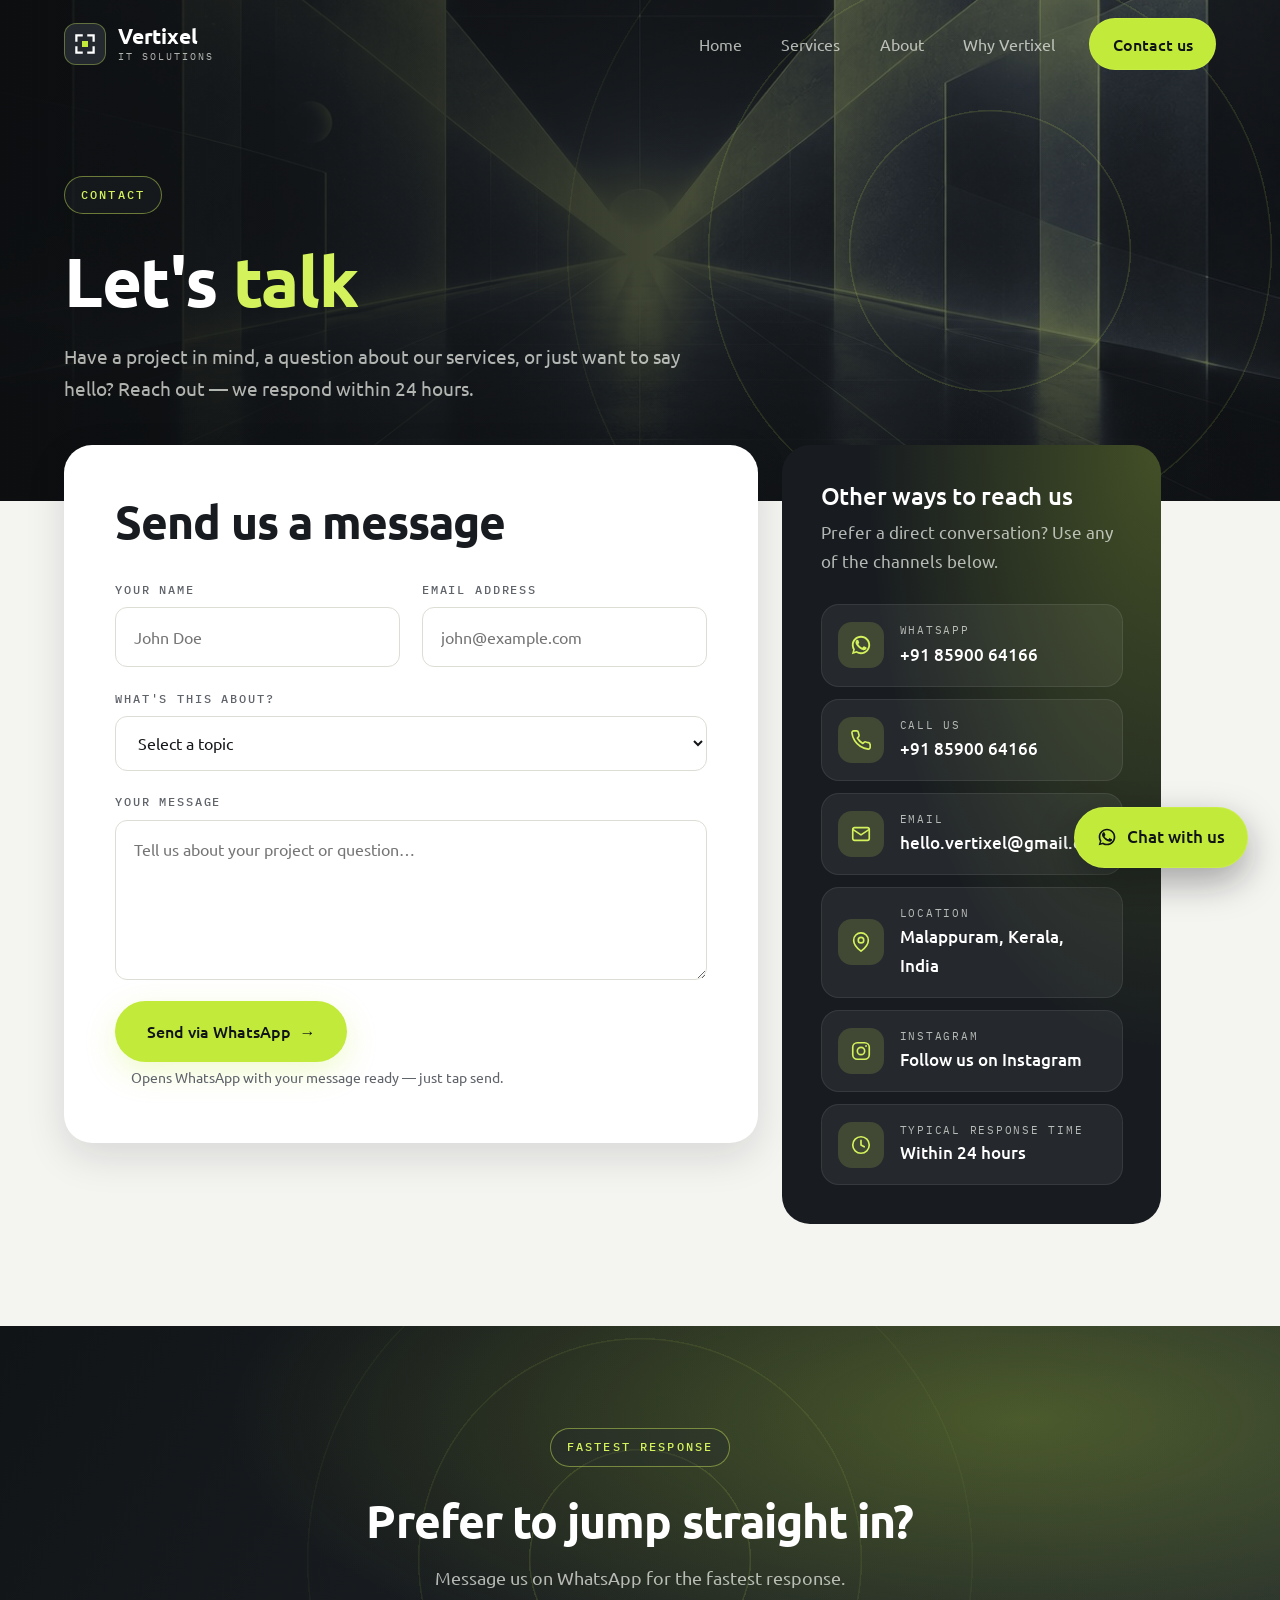
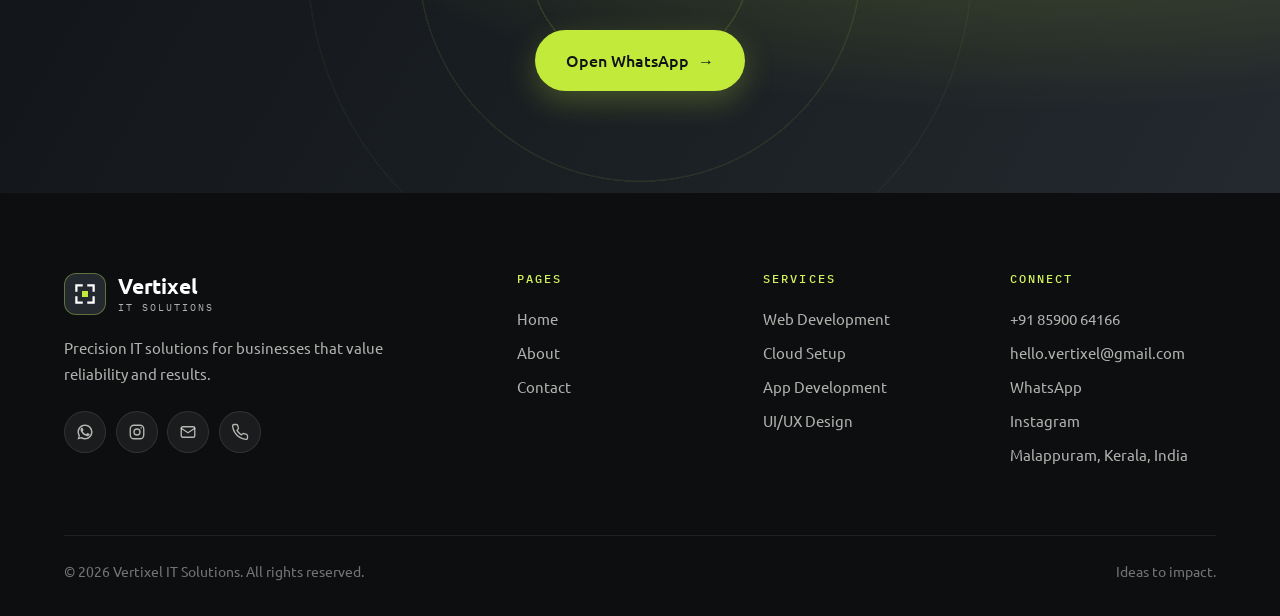
<file: contact.html>
<!DOCTYPE html>
<html lang="en">
<head>
  <meta charset="UTF-8">
  <meta name="viewport" content="width=device-width, initial-scale=1.0">
  <title>Contact — Vertixel IT Solutions</title>
  <meta name="description" content="Get in touch with Vertixel IT Solutions. Reach us via WhatsApp, email, or the contact form.">
  <meta name="theme-color" content="#111417">
  <link rel="preconnect" href="https://fonts.googleapis.com">
  <link rel="preconnect" href="https://fonts.gstatic.com" crossorigin>
  <link href="https://fonts.googleapis.com/css2?family=IBM+Plex+Mono:wght@500&family=Ubuntu:wght@400;500;700&display=swap" rel="stylesheet">
  <link rel="icon" href="img/vertixel-social-icon.svg" type="image/svg+xml">
  <link rel="apple-touch-icon" href="img/vertixel-whatsapp-dp.png">
  <link rel="stylesheet" href="css/style.css">
</head>
<body>

<div class="nav-overlay"></div>

<!-- ===================== NAVIGATION ===================== -->
<nav class="nav">
  <div class="container nav-inner">
    <a href="index.html" class="nav-logo" aria-label="Vertixel home">
      <span class="logo-tile"><svg viewBox="0 0 64 64" aria-hidden="true"><path fill="#fff" d="M6 6H26V12H12V26H6Z M38 6H58V26H52V12H38Z M58 38V58H38V52H52V38Z M6 38H12V52H26V58H6Z"/><rect x="24" y="24" width="16" height="16" class="px"/></svg></span>
      <span class="logo-text"><strong>Vertixel</strong><small>IT Solutions</small></span>
    </a>

    <button class="nav-toggle" aria-label="Menu">
      <span></span><span></span><span></span>
    </button>

    <div class="nav-links">
      <a href="index.html">Home</a>
      <a href="index.html#services">Services</a>
      <a href="about.html">About</a>
      <a href="index.html#why-vertixel">Why Vertixel</a>
      <a href="contact.html" class="btn">Contact us</a>
    </div>
  </div>
</nav>

<!-- ===================== PAGE HEADER ===================== -->
<section class="page-header photo-bg">
  <div class="container">
    <span class="badge label fade-up">Contact</span>
    <h1 class="fade-up">Let's <span class="accent">talk</span></h1>
    <p class="fade-up">Have a project in mind, a question about our services, or just want to say hello? Reach out — we respond within 24 hours.</p>
  </div>
</section>

<!-- ===================== CONTACT SECTION ===================== -->
<section class="contact-section">
  <div class="container">
    <div class="contact-grid">

      <div class="sheet fade-up">
        <h2 style="margin-bottom: 2rem;">Send us a message</h2>
        <form class="contact-form" id="contact-form" data-whatsapp="918590064166">
          <div class="form-row">
            <div class="form-group">
              <label for="name">Your name</label>
              <input type="text" id="name" name="name" placeholder="John Doe" required>
            </div>
            <div class="form-group">
              <label for="email">Email address</label>
              <input type="email" id="email" name="email" placeholder="john@example.com" required>
            </div>
          </div>
          <div class="form-group">
            <label for="subject">What's this about?</label>
            <select id="subject" name="subject">
              <option value="" disabled selected>Select a topic</option>
              <option value="web-dev">Web Development</option>
              <option value="app-development">App Development</option>
              <option value="cloud">Cloud Setup</option>
              <option value="software">Custom Software</option>
              <option value="design">UI/UX &amp; Product Design</option>
              <option value="other">Something else</option>
            </select>
          </div>
          <div class="form-group">
            <label for="message">Your message</label>
            <textarea id="message" name="message" placeholder="Tell us about your project or question…" required></textarea>
          </div>
          <div>
            <button type="submit" class="btn btn-primary">Send via WhatsApp <span aria-hidden="true">→</span></button>
            <p class="form-note">Opens WhatsApp with your message ready — just tap send.</p>
          </div>
          <div class="form-success">WhatsApp should now be open with your message ready — just tap send. If it didn't open, message us directly at <a href="https://wa.me/918590064166?text=Hi%20Vertixel%2C%20I%27d%20like%20to%20discuss%20a%20project." target="_blank" rel="noopener">+91 85900 64166</a>.</div>
        </form>
      </div>

      <div class="contact-info fade-up">
        <h3>Other ways to reach us</h3>
        <p>Prefer a direct conversation? Use any of the channels below.</p>

        <div class="contact-detail">
          <div class="contact-detail-icon"><svg viewBox="0 0 24 24" fill="currentColor" aria-hidden="true"><path d="M17.472 14.382c-.297-.149-1.758-.867-2.03-.967-.273-.099-.471-.148-.67.15-.197.297-.767.966-.94 1.164-.173.199-.347.223-.644.075-.297-.15-1.255-.463-2.39-1.475-.883-.788-1.48-1.761-1.653-2.059-.173-.297-.018-.458.13-.606.134-.133.298-.347.446-.52.149-.174.198-.298.298-.497.099-.198.05-.371-.025-.52-.075-.149-.669-1.612-.916-2.207-.242-.579-.487-.5-.669-.51-.173-.008-.371-.01-.57-.01-.198 0-.52.074-.792.372-.272.297-1.04 1.016-1.04 2.479 0 1.462 1.065 2.875 1.213 3.074.149.198 2.096 3.2 5.077 4.487.709.306 1.262.489 1.694.625.712.227 1.36.195 1.871.118.571-.085 1.758-.719 2.006-1.413.248-.694.248-1.289.173-1.413-.074-.124-.272-.198-.57-.347z"/><path fill-rule="evenodd" d="M12 2C6.477 2 2 6.477 2 12c0 1.89.525 3.66 1.438 5.168L2 22l4.832-1.438A9.955 9.955 0 0012 22c5.523 0 10-4.477 10-10S17.523 2 12 2zm0 18a7.96 7.96 0 01-4.29-1.248l-.308-.184-2.87.852.852-2.87-.184-.308A7.96 7.96 0 014 12c0-4.411 3.589-8 8-8s8 3.589 8 8-3.589 8-8 8z"/></svg></div>
          <div class="contact-detail-text">
            <span>WhatsApp</span>
            <a href="https://wa.me/918590064166?text=Hi%20Vertixel%2C%20I%27d%20like%20to%20discuss%20a%20project." target="_blank" rel="noopener">+91 85900 64166</a>
          </div>
        </div>

        <div class="contact-detail">
          <div class="contact-detail-icon"><svg viewBox="0 0 24 24" fill="none" stroke="currentColor" stroke-width="1.8" stroke-linecap="round" stroke-linejoin="round" aria-hidden="true"><path d="M22 16.9v3a2 2 0 0 1-2.2 2 19.8 19.8 0 0 1-8.6-3.1 19.5 19.5 0 0 1-6-6A19.8 19.8 0 0 1 2.1 4.2 2 2 0 0 1 4.1 2h3a2 2 0 0 1 2 1.7c.1.9.4 1.8.7 2.7a2 2 0 0 1-.5 2.1L8 9.8a16 16 0 0 0 6 6l1.3-1.3a2 2 0 0 1 2.1-.4c.9.3 1.8.6 2.7.7a2 2 0 0 1 1.7 2z"/></svg></div>
          <div class="contact-detail-text">
            <span>Call us</span>
            <a href="tel:+918590064166">+91 85900 64166</a>
          </div>
        </div>

        <div class="contact-detail">
          <div class="contact-detail-icon"><svg viewBox="0 0 24 24" fill="none" stroke="currentColor" stroke-width="1.8" stroke-linecap="round" stroke-linejoin="round" aria-hidden="true"><rect x="3" y="5" width="18" height="14" rx="2"/><path d="m3 7 9 6 9-6"/></svg></div>
          <div class="contact-detail-text">
            <span>Email</span>
            <a href="mailto:hello.vertixel@gmail.com">hello.vertixel@gmail.com</a>
          </div>
        </div>

        <div class="contact-detail">
          <div class="contact-detail-icon"><svg viewBox="0 0 24 24" fill="none" stroke="currentColor" stroke-width="1.8" stroke-linecap="round" stroke-linejoin="round" aria-hidden="true"><path d="M20 10c0 6-8 12-8 12s-8-6-8-12a8 8 0 0 1 16 0Z"/><circle cx="12" cy="10" r="3"/></svg></div>
          <div class="contact-detail-text">
            <span>Location</span>
            <p>Malappuram, Kerala, India</p>
          </div>
        </div>

        <!-- TODO: replace with the real Instagram profile URL -->
        <div class="contact-detail">
          <div class="contact-detail-icon"><svg viewBox="0 0 24 24" fill="none" stroke="currentColor" stroke-width="1.8" stroke-linecap="round" stroke-linejoin="round" aria-hidden="true"><rect x="3" y="3" width="18" height="18" rx="5"/><circle cx="12" cy="12" r="4"/><circle cx="17.5" cy="6.5" r="1" fill="currentColor" stroke="none"/></svg></div>
          <div class="contact-detail-text">
            <span>Instagram</span>
            <a href="https://www.instagram.com/" target="_blank" rel="noopener">Follow us on Instagram</a>
          </div>
        </div>

        <div class="contact-detail">
          <div class="contact-detail-icon"><svg viewBox="0 0 24 24" fill="none" stroke="currentColor" stroke-width="1.8" stroke-linecap="round" stroke-linejoin="round" aria-hidden="true"><circle cx="12" cy="12" r="9"/><path d="M12 7v5l3.5 2"/></svg></div>
          <div class="contact-detail-text">
            <span>Typical response time</span>
            <p>Within 24 hours</p>
          </div>
        </div>
      </div>

    </div>
  </div>
</section>

<!-- ===================== CTA BAND ===================== -->
<section class="cta-band">
  <div class="container fade-up">
    <span class="badge label">Fastest response</span>
    <h2>Prefer to jump straight in?</h2>
    <p>Message us on WhatsApp for the fastest response.</p>
    <div class="cta-actions">
      <a href="https://wa.me/918590064166?text=Hi%20Vertixel%2C%20I%27d%20like%20to%20discuss%20a%20project." target="_blank" rel="noopener" class="btn btn-primary">Open WhatsApp <span aria-hidden="true">→</span></a>
    </div>
  </div>
</section>

<!-- ===================== FOOTER ===================== -->
<footer class="footer">
  <div class="container">
    <div class="footer-inner">
      <div class="footer-brand">
        <a href="index.html" class="nav-logo" aria-label="Vertixel home">
          <span class="logo-tile"><svg viewBox="0 0 64 64" aria-hidden="true"><path fill="#fff" d="M6 6H26V12H12V26H6Z M38 6H58V26H52V12H38Z M58 38V58H38V52H52V38Z M6 38H12V52H26V58H6Z"/><rect x="24" y="24" width="16" height="16" class="px"/></svg></span>
          <span class="logo-text"><strong>Vertixel</strong><small>IT Solutions</small></span>
        </a>
        <p>Precision IT solutions for businesses that value reliability and results.</p>
        <!-- TODO: replace the Instagram URL below with the real profile -->
        <div class="footer-social">
          <a href="https://wa.me/918590064166?text=Hi%20Vertixel%2C%20I%27d%20like%20to%20discuss%20a%20project." target="_blank" rel="noopener" aria-label="WhatsApp"><svg viewBox="0 0 24 24" fill="currentColor" aria-hidden="true"><path d="M17.472 14.382c-.297-.149-1.758-.867-2.03-.967-.273-.099-.471-.148-.67.15-.197.297-.767.966-.94 1.164-.173.199-.347.223-.644.075-.297-.15-1.255-.463-2.39-1.475-.883-.788-1.48-1.761-1.653-2.059-.173-.297-.018-.458.13-.606.134-.133.298-.347.446-.52.149-.174.198-.298.298-.497.099-.198.05-.371-.025-.52-.075-.149-.669-1.612-.916-2.207-.242-.579-.487-.5-.669-.51-.173-.008-.371-.01-.57-.01-.198 0-.52.074-.792.372-.272.297-1.04 1.016-1.04 2.479 0 1.462 1.065 2.875 1.213 3.074.149.198 2.096 3.2 5.077 4.487.709.306 1.262.489 1.694.625.712.227 1.36.195 1.871.118.571-.085 1.758-.719 2.006-1.413.248-.694.248-1.289.173-1.413-.074-.124-.272-.198-.57-.347z"/><path fill-rule="evenodd" d="M12 2C6.477 2 2 6.477 2 12c0 1.89.525 3.66 1.438 5.168L2 22l4.832-1.438A9.955 9.955 0 0012 22c5.523 0 10-4.477 10-10S17.523 2 12 2zm0 18a7.96 7.96 0 01-4.29-1.248l-.308-.184-2.87.852.852-2.87-.184-.308A7.96 7.96 0 014 12c0-4.411 3.589-8 8-8s8 3.589 8 8-3.589 8-8 8z"/></svg></a>
          <!-- TODO: replace with the real Instagram profile URL -->
          <a href="https://www.instagram.com/" target="_blank" rel="noopener" aria-label="Instagram"><svg viewBox="0 0 24 24" fill="none" stroke="currentColor" stroke-width="1.8" stroke-linecap="round" stroke-linejoin="round" aria-hidden="true"><rect x="3" y="3" width="18" height="18" rx="5"/><circle cx="12" cy="12" r="4"/><circle cx="17.5" cy="6.5" r="1" fill="currentColor" stroke="none"/></svg></a>
          <a href="mailto:hello.vertixel@gmail.com" aria-label="Email"><svg viewBox="0 0 24 24" fill="none" stroke="currentColor" stroke-width="1.8" stroke-linecap="round" stroke-linejoin="round" aria-hidden="true"><rect x="3" y="5" width="18" height="14" rx="2"/><path d="m3 7 9 6 9-6"/></svg></a>
          <a href="tel:+918590064166" aria-label="Call"><svg viewBox="0 0 24 24" fill="none" stroke="currentColor" stroke-width="1.8" stroke-linecap="round" stroke-linejoin="round" aria-hidden="true"><path d="M22 16.9v3a2 2 0 0 1-2.2 2 19.8 19.8 0 0 1-8.6-3.1 19.5 19.5 0 0 1-6-6A19.8 19.8 0 0 1 2.1 4.2 2 2 0 0 1 4.1 2h3a2 2 0 0 1 2 1.7c.1.9.4 1.8.7 2.7a2 2 0 0 1-.5 2.1L8 9.8a16 16 0 0 0 6 6l1.3-1.3a2 2 0 0 1 2.1-.4c.9.3 1.8.6 2.7.7a2 2 0 0 1 1.7 2z"/></svg></a>
        </div>
      </div>
      <div class="footer-col">
        <h4>Pages</h4>
        <a href="index.html">Home</a>
        <a href="about.html">About</a>
        <a href="contact.html">Contact</a>
      </div>
      <div class="footer-col">
        <h4>Services</h4>
        <a href="index.html#services">Web Development</a>
        <a href="index.html#services">Cloud Setup</a>
        <a href="index.html#services">App Development</a>
        <a href="index.html#services">UI/UX Design</a>
      </div>
      <div class="footer-col">
        <h4>Connect</h4>
        <a href="tel:+918590064166">+91 85900 64166</a>
        <a href="mailto:hello.vertixel@gmail.com">hello.vertixel@gmail.com</a>
        <a href="https://wa.me/918590064166?text=Hi%20Vertixel%2C%20I%27d%20like%20to%20discuss%20a%20project." target="_blank" rel="noopener">WhatsApp</a>
        <!-- TODO: replace with the real Instagram profile URL -->
        <a href="https://www.instagram.com/" target="_blank" rel="noopener">Instagram</a>
        <span class="footer-loc">Malappuram, Kerala, India</span>
      </div>
    </div>
    <div class="footer-bottom">
      <span>&copy; 2026 Vertixel IT Solutions. All rights reserved.</span>
      <span>Ideas to impact.</span>
    </div>
  </div>
</footer>

<a href="https://wa.me/918590064166?text=Hi%20Vertixel%2C%20I%27d%20like%20to%20discuss%20a%20project." target="_blank" rel="noopener" class="wa-float" aria-label="Chat on WhatsApp">
  <svg viewBox="0 0 24 24" fill="currentColor" aria-hidden="true"><path d="M17.472 14.382c-.297-.149-1.758-.867-2.03-.967-.273-.099-.471-.148-.67.15-.197.297-.767.966-.94 1.164-.173.199-.347.223-.644.075-.297-.15-1.255-.463-2.39-1.475-.883-.788-1.48-1.761-1.653-2.059-.173-.297-.018-.458.13-.606.134-.133.298-.347.446-.52.149-.174.198-.298.298-.497.099-.198.05-.371-.025-.52-.075-.149-.669-1.612-.916-2.207-.242-.579-.487-.5-.669-.51-.173-.008-.371-.01-.57-.01-.198 0-.52.074-.792.372-.272.297-1.04 1.016-1.04 2.479 0 1.462 1.065 2.875 1.213 3.074.149.198 2.096 3.2 5.077 4.487.709.306 1.262.489 1.694.625.712.227 1.36.195 1.871.118.571-.085 1.758-.719 2.006-1.413.248-.694.248-1.289.173-1.413-.074-.124-.272-.198-.57-.347z"/><path fill-rule="evenodd" d="M12 2C6.477 2 2 6.477 2 12c0 1.89.525 3.66 1.438 5.168L2 22l4.832-1.438A9.955 9.955 0 0012 22c5.523 0 10-4.477 10-10S17.523 2 12 2zm0 18a7.96 7.96 0 01-4.29-1.248l-.308-.184-2.87.852.852-2.87-.184-.308A7.96 7.96 0 014 12c0-4.411 3.589-8 8-8s8 3.589 8 8-3.589 8-8 8z"/></svg>
  <span>Chat with us</span>
</a>

<script src="js/main.js"></script>
</body>
</html>
</file>
<file: css/style.css>
/* ============================================================
   Vertixel IT Solutions — Stylesheet (v5)
   Charcoal base, lime accent, sky-blue secondary. Soft and rounded.
   ============================================================ */

/* --- Design Tokens --- */
:root {
  --base-950: #0C0E10;
  --base-900: #111417;
  --base-800: #181C20;
  --base-700: #23292E;
  --base-600: #2C3339;
  --base-500: #3A434A;
  --accent: #D4F25C;
  --accent-strong: #C2EA3A;
  --accent-soft: #F3FAD8;

  --glass: rgb(var(--glass-rgb) / 0.62);
  --glass-strong: rgb(var(--glass-rgb) / 0.78);
  --glass-border: rgba(255, 255, 255, 0.14);

  --bg: #F4F4F1;
  --bg-alt: #EAEAE5;
  --surface: #FFFFFF;
  --line: #DDDDD6;
  --text: #141619;
  --muted: #5F636A;
  --on-dark: #FFFFFF;
  --on-dark-muted: rgb(var(--ondark-rgb) / 0.72);

  --warm: #78C8FF;
  --warm-soft: rgb(var(--warm-rgb) / 0.16);


  /* rgb triplets for translucent layers */
  --dark-rgb: 12 14 16;
  --deep-rgb: 17 20 23;
  --brand-rgb: 35 41 46;
  --brand2-rgb: 44 51 57;
  --accent-rgb: 212 242 92;
  --accent2-rgb: 194 234 58;
  --glass-rgb: 40 46 52;
  --ondark-rgb: 240 242 236;
  --warm-rgb: 120 200 255;
  --chip-text: #E6F7A8;
  --chip-warm-text: #BFE3FF;
  --tag-warm-text: #1F5F8E;
  --tag-neutral-bg: #E8E8E3;
  --tag-neutral-text: #4A4E55;
  --btn-bg: #C2EA3A;
  --btn-hover: #D4F25C;
  --btn-text: #111417;
  --hero-img: url('../img/about-precision-art-dark.jpg');

  --radius-sm: 12px;
  --radius-md: 18px;
  --radius-lg: 28px;
  --pill: 999px;
  --shadow-sm: 0 2px 8px rgb(var(--deep-rgb) / 0.06);
  --shadow-md: 0 14px 40px rgb(var(--deep-rgb) / 0.12);
  --shadow-lg: 0 30px 80px rgb(var(--dark-rgb) / 0.35);

  --font: 'Ubuntu', -apple-system, BlinkMacSystemFont, 'Segoe UI', sans-serif;
  --font-mono: 'IBM Plex Mono', ui-monospace, SFMono-Regular, Menlo, monospace;
  --container: 1680px;
  --gutter: clamp(1.25rem, 5vw, 5rem);
  --section-py: clamp(4.5rem, 8vw, 7.5rem);
}

/* --- Reset & Base --- */
*, *::before, *::after { box-sizing: border-box; margin: 0; padding: 0; }

html {
  scroll-behavior: smooth;
  -webkit-text-size-adjust: 100%;
}

body {
  font-family: var(--font);
  font-size: 1.0625rem;
  line-height: 1.7;
  color: var(--text);
  background: var(--bg);
  -webkit-font-smoothing: antialiased;
  -moz-osx-font-smoothing: grayscale;
  overflow-x: hidden;
}

img, svg { display: block; max-width: 100%; }
a { color: inherit; text-decoration: none; }
ul, ol { list-style: none; }
button, input, textarea, select { font: inherit; color: inherit; }

:focus-visible {
  outline: 2px solid var(--accent-strong);
  outline-offset: 3px;
}

/* --- Utilities --- */
.container {
  width: 100%;
  max-width: var(--container);
  margin: 0 auto;
  padding: 0 var(--gutter);
}

.label {
  font-family: var(--font-mono);
  font-size: 0.75rem;
  font-weight: 500;
  letter-spacing: 0.18em;
  text-transform: uppercase;
}

.badge {
  display: inline-flex;
  align-items: center;
  padding: 0.5rem 1rem;
  border: 1px solid rgb(var(--accent-rgb) / 0.45);
  border-radius: var(--pill);
  background: rgb(var(--brand-rgb) / 0.35);
  color: var(--accent);
  margin-bottom: 1.75rem;
}

.badge-light {
  border-color: rgb(var(--brand2-rgb) / 0.25);
  background: var(--accent-soft);
  color: var(--base-600);
}

/* --- Typography --- */
h1, h2, h3, h4 {
  color: var(--base-800);
  line-height: 1.12;
  font-weight: 700;
  letter-spacing: -0.02em;
}

h1 { font-size: clamp(2.6rem, 5.4vw, 4.6rem); }
h2 { font-size: clamp(2rem, 3.6vw, 3rem); margin-bottom: 1rem; }
h3 { font-size: 1.25rem; font-weight: 500; letter-spacing: -0.01em; }
p + p { margin-top: 1rem; }

.accent { color: var(--accent); }

.section-head {
  max-width: 680px;
  margin-bottom: 3.5rem;
}

.section-head p {
  color: var(--muted);
  font-size: 1.125rem;
}

.section-head-row {
  display: flex;
  align-items: flex-end;
  justify-content: space-between;
  gap: 2rem;
  flex-wrap: wrap;
  margin-bottom: 3.5rem;
}

.section-head-row .section-head { margin-bottom: 0; }

/* --- Buttons --- */
.btn {
  display: inline-flex;
  align-items: center;
  gap: 0.55rem;
  padding: 1rem 1.9rem;
  font-size: 1rem;
  font-weight: 500;
  border: 1px solid transparent;
  border-radius: var(--pill);
  cursor: pointer;
  transition: background 0.2s ease, border-color 0.2s ease, transform 0.2s ease, box-shadow 0.2s ease;
  white-space: nowrap;
}

.btn:hover { transform: translateY(-1px); }
.btn:active { transform: translateY(0); }

.btn-primary {
  background: var(--btn-bg);
  color: var(--btn-text);
  box-shadow: 0 10px 30px rgb(var(--accent2-rgb) / 0.25);
}
.btn-primary:hover { background: var(--btn-hover); }

.btn-glass {
  background: rgba(255, 255, 255, 0.12);
  border-color: rgba(255, 255, 255, 0.28);
  color: var(--on-dark);
  backdrop-filter: blur(10px);
  -webkit-backdrop-filter: blur(10px);
}
.btn-glass:hover { background: rgba(255, 255, 255, 0.2); }

.btn-light {
  background: var(--surface);
  color: var(--base-800);
}
.btn-light:hover { background: var(--accent-soft); }

.btn-outline {
  border-color: var(--line);
  color: var(--base-800);
  background: var(--surface);
}
.btn-outline:hover { border-color: var(--base-600); }

/* ============================================================
   LOGO
   ============================================================ */
.nav-logo {
  display: flex;
  align-items: center;
  gap: 0.75rem;
}

.logo-tile {
  width: 42px;
  height: 42px;
  border-radius: 12px;
  background: var(--base-700);
  border: 1px solid rgb(var(--accent-rgb) / 0.35);
  display: grid;
  place-items: center;
  flex-shrink: 0;
}

.logo-tile svg { width: 24px; height: 24px; }
.px { fill: var(--accent-strong); }

.logo-text {
  display: flex;
  flex-direction: column;
  line-height: 1.1;
}

.logo-text strong {
  font-size: 1.3rem;
  font-weight: 700;
  color: var(--on-dark);
  letter-spacing: -0.01em;
}

.logo-text small {
  font-family: var(--font-mono);
  font-size: 0.62rem;
  letter-spacing: 0.2em;
  text-transform: uppercase;
  color: var(--on-dark-muted);
  margin-top: 0.3rem;
}

/* ============================================================
   NAVIGATION
   ============================================================ */
.nav {
  position: fixed;
  top: 0;
  left: 0;
  right: 0;
  z-index: 1000;
  padding: 1.1rem 0;
  transition: background 0.3s ease, padding 0.3s ease, box-shadow 0.3s ease;
}

.nav.scrolled {
  background: rgb(var(--deep-rgb) / 0.86);
  backdrop-filter: blur(14px);
  -webkit-backdrop-filter: blur(14px);
  box-shadow: 0 1px 0 rgba(255, 255, 255, 0.06);
  padding: 0.7rem 0;
}

.nav-inner {
  display: flex;
  align-items: center;
  justify-content: space-between;
  gap: 1.5rem;
}

.nav-links {
  display: flex;
  align-items: center;
  gap: 0.35rem;
}

.nav-links a {
  font-size: 0.975rem;
  color: var(--on-dark-muted);
  padding: 0.6rem 1.05rem;
  border-radius: var(--pill);
  transition: color 0.2s, background 0.2s;
}

.nav-links a:hover { color: var(--on-dark); }

.nav-links a.active {
  color: var(--on-dark);
  background: rgba(255, 255, 255, 0.16);
}

.nav-links a.btn {
  color: var(--btn-text);
  padding: 0.75rem 1.4rem;
  margin-left: 0.75rem;
  background: var(--btn-bg);
  border: 1px solid rgb(var(--accent-rgb) / 0.3);
}

.nav-links a.btn:hover { background: var(--btn-hover); }

.nav-toggle {
  display: none;
  flex-direction: column;
  gap: 5px;
  width: 46px;
  height: 46px;
  align-items: center;
  justify-content: center;
  background: rgba(255, 255, 255, 0.1);
  border: 1px solid var(--glass-border);
  border-radius: var(--pill);
  cursor: pointer;
}

.nav-toggle span {
  width: 20px;
  height: 2px;
  border-radius: 2px;
  background: var(--on-dark);
  transition: transform 0.3s, opacity 0.3s;
}

.nav-toggle.open span:nth-child(1) { transform: translateY(7px) rotate(45deg); }
.nav-toggle.open span:nth-child(2) { opacity: 0; }
.nav-toggle.open span:nth-child(3) { transform: translateY(-7px) rotate(-45deg); }

/* ============================================================
   DARK PHOTO SURFACES (hero + page header)
   ============================================================ */
.photo-bg {
  position: relative;
  overflow: hidden;
  background: var(--base-900) var(--hero-img) center 60% / cover no-repeat;
  color: var(--on-dark);
}

.photo-bg::before {
  content: '';
  position: absolute;
  inset: 0;
  background:
    linear-gradient(90deg, rgb(var(--dark-rgb) / 0.94) 0%, rgb(var(--deep-rgb) / 0.82) 45%, rgb(var(--deep-rgb) / 0.45) 100%),
    linear-gradient(0deg, rgb(var(--dark-rgb) / 0.7) 0%, transparent 40%);
  pointer-events: none;
}

/* concentric rings, like a radar sweep */
.photo-bg::after {
  content: '';
  position: absolute;
  width: 1100px;
  height: 1100px;
  right: -260px;
  top: 50%;
  transform: translateY(-50%);
  border-radius: 50%;
  background: repeating-radial-gradient(circle, transparent 0 139px, rgb(var(--accent-rgb) / 0.14) 140px 141px);
  -webkit-mask-image: radial-gradient(circle, #000 30%, transparent 70%);
  mask-image: radial-gradient(circle, #000 30%, transparent 70%);
  pointer-events: none;
}

.photo-bg > .container {
  position: relative;
  z-index: 1;
}

/* ============================================================
   HERO
   ============================================================ */
.hero {
  padding: 10rem 0 11rem;
  min-height: min(100vh, 980px);
  display: flex;
  align-items: center;
}

.hero > .container {
  display: grid;
  grid-template-columns: 1.1fr 0.9fr;
  gap: clamp(2.5rem, 5vw, 6rem);
  align-items: center;
}

.hero h1 {
  color: var(--on-dark);
  margin-bottom: 1.5rem;
}

.hero-sub {
  font-size: clamp(1.1rem, 1.6vw, 1.3rem);
  color: var(--on-dark-muted);
  max-width: 620px;
  margin-bottom: 2.5rem;
}

.hero-tagline {
  font-weight: 500;
  color: var(--on-dark);
}

.hero-actions {
  display: flex;
  flex-wrap: wrap;
  gap: 1rem;
  margin-bottom: 3.25rem;
}

.hero-stats {
  display: flex;
  flex-wrap: wrap;
  gap: clamp(1.5rem, 4vw, 3.5rem);
}

.hero-stats strong {
  display: block;
  font-size: clamp(1.8rem, 2.6vw, 2.4rem);
  font-weight: 500;
  color: var(--accent);
  line-height: 1.1;
  margin-bottom: 0.4rem;
}

.hero-stats span { color: var(--on-dark-muted); font-size: 0.68rem; }

/* Glass card */
.glass-card {
  background: var(--glass);
  border: 1px solid var(--glass-border);
  border-radius: var(--radius-lg);
  backdrop-filter: blur(18px);
  -webkit-backdrop-filter: blur(18px);
  box-shadow: var(--shadow-lg);
  overflow: hidden;
}

.hero-card-cols {
  display: grid;
  grid-template-columns: 1fr 1fr;
}

.hero-card-col {
  padding: 1.75rem 1.75rem 2rem;
}

.hero-card-col + .hero-card-col {
  border-left: 1px solid var(--glass-border);
}

.hero-card-col > .label {
  display: block;
  color: var(--on-dark-muted);
  margin-bottom: 1.25rem;
}

.hero-card-col:last-child > .label { color: var(--accent); }

.svc-row {
  display: flex;
  align-items: center;
  gap: 0.8rem;
  padding: 0.6rem 0;
  color: var(--on-dark);
  font-weight: 500;
}

.svc-row i {
  width: 34px;
  height: 34px;
  border-radius: 10px;
  display: grid;
  place-items: center;
  background: rgb(var(--accent-rgb) / 0.14);
  color: var(--accent);
  flex-shrink: 0;
}

.svc-row i svg { width: 18px; height: 18px; }

.chip-row {
  display: flex;
  flex-wrap: wrap;
  gap: 0.5rem;
  margin-top: 1.25rem;
}

.chip {
  display: inline-flex;
  align-items: center;
  padding: 0.35rem 0.8rem;
  border-radius: var(--pill);
  font-size: 0.82rem;
  background: rgb(var(--accent-rgb) / 0.16);
  color: var(--chip-text);
}

.chip-warm {
  background: var(--warm-soft);
  color: var(--chip-warm-text);
}

.hero-card-foot {
  padding: 1.25rem 1.75rem;
  background: rgb(var(--brand-rgb) / 0.55);
  border-top: 1px solid var(--glass-border);
  font-size: 0.95rem;
  color: var(--on-dark-muted);
}

.hero-card-foot strong { color: var(--on-dark); font-weight: 500; }

/* ============================================================
   SERVICES — white sheet overlapping the hero
   ============================================================ */
.services {
  position: relative;
  z-index: 2;
  margin-top: -6rem;
  padding-bottom: var(--section-py);
}

.sheet {
  background: var(--surface);
  border-radius: var(--radius-lg);
  box-shadow: var(--shadow-md);
  padding: clamp(2rem, 4vw, 4rem);
}

.services-grid {
  display: grid;
  grid-template-columns: repeat(3, 1fr);
  gap: 1.25rem;
}

.service-item {
  padding: 2rem;
  background: var(--bg);
  border: 1px solid transparent;
  border-radius: var(--radius-md);
  transition: border-color 0.25s ease, background 0.25s ease, transform 0.25s ease;
}

.service-item:hover {
  background: var(--surface);
  border-color: var(--line);
  transform: translateY(-3px);
}

.service-icon {
  width: 56px;
  height: 56px;
  border-radius: 16px;
  background: var(--accent-soft);
  color: var(--base-600);
  display: grid;
  place-items: center;
  margin-bottom: 1.5rem;
}

.service-icon svg { width: 28px; height: 28px; }

.service-item h3 { margin-bottom: 0.6rem; }

.service-item p {
  color: var(--muted);
  font-size: 0.975rem;
  line-height: 1.65;
}

.service-cta {
  background: var(--base-700);
  color: var(--on-dark);
  display: flex;
  flex-direction: column;
  justify-content: space-between;
  gap: 1.5rem;
  position: relative;
  overflow: hidden;
}

.service-cta::after {
  content: '';
  position: absolute;
  width: 320px;
  height: 320px;
  right: -120px;
  bottom: -160px;
  border-radius: 50%;
  background: repeating-radial-gradient(circle, transparent 0 39px, rgb(var(--accent-rgb) / 0.22) 40px 41px);
  pointer-events: none;
}

.service-cta:hover { background: var(--base-600); border-color: transparent; }
.service-cta h3 { color: var(--on-dark); font-size: 1.5rem; }
.service-cta p { color: var(--on-dark-muted); }

.arrow-link {
  display: inline-flex;
  align-items: center;
  gap: 0.5rem;
  font-weight: 500;
  color: var(--accent);
}

/* ============================================================
   ABOUT (Home snippet)
   ============================================================ */
.about-section {
  padding: var(--section-py) 0;
  background: var(--bg-alt);
}

.about-grid {
  display: grid;
  grid-template-columns: 1fr 1fr;
  gap: clamp(2.5rem, 6vw, 6rem);
  align-items: center;
}

.about-visual {
  position: relative;
  aspect-ratio: 5 / 4;
  border-radius: var(--radius-lg);
  overflow: hidden;
  box-shadow: var(--shadow-md);
}

.about-visual img {
  width: 100%;
  height: 100%;
  object-fit: cover;
}

.visual-chip {
  position: absolute;
  left: 1.5rem;
  bottom: 1.5rem;
  right: 1.5rem;
  display: flex;
  align-items: center;
  gap: 1rem;
  padding: 1rem 1.25rem;
  background: var(--glass-strong);
  border: 1px solid var(--glass-border);
  border-radius: var(--radius-md);
  backdrop-filter: blur(14px);
  -webkit-backdrop-filter: blur(14px);
  color: var(--on-dark);
  font-size: 0.95rem;
}

.visual-chip .logo-tile { width: 44px; height: 44px; }
.visual-chip span { color: var(--on-dark-muted); display: block; font-size: 0.85rem; }

.about-text p { color: var(--muted); }

.about-text em {
  font-style: normal;
  font-weight: 500;
  color: var(--base-600);
}

.text-link {
  display: inline-flex;
  align-items: center;
  gap: 0.5rem;
  margin-top: 2rem;
  font-weight: 500;
  color: var(--base-600);
  transition: gap 0.2s;
}

.text-link:hover { gap: 0.8rem; }

/* ============================================================
   WHY VERTIXEL
   ============================================================ */
.why {
  padding: var(--section-py) 0;
}

.why-grid {
  display: grid;
  grid-template-columns: repeat(3, 1fr);
  gap: 1.5rem;
}

.why-card {
  background: var(--surface);
  border-radius: var(--radius-lg);
  overflow: hidden;
  box-shadow: var(--shadow-sm);
  transition: box-shadow 0.3s ease, transform 0.3s ease;
}

.why-card:hover {
  box-shadow: var(--shadow-md);
  transform: translateY(-4px);
}

.why-thumb {
  height: 230px;
  overflow: hidden;
}

.why-thumb img {
  width: 100%;
  height: 100%;
  object-fit: cover;
  transition: transform 0.5s ease;
}

.why-card:hover .why-thumb img { transform: scale(1.05); }

.why-body { padding: 1.75rem 2rem 2.25rem; }

.tag {
  display: inline-block;
  padding: 0.3rem 0.85rem;
  border-radius: var(--pill);
  font-size: 0.82rem;
  font-weight: 500;
  background: var(--accent-soft);
  color: var(--base-600);
  margin-bottom: 1rem;
}

.tag-warm { background: var(--warm-soft); color: var(--tag-warm-text); }
.tag-neutral { background: var(--tag-neutral-bg); color: var(--tag-neutral-text); }

.why-body h3 { margin-bottom: 0.6rem; }

.why-body p {
  color: var(--muted);
  font-size: 0.975rem;
}

/* ============================================================
   CTA BAND
   ============================================================ */
.cta-band {
  position: relative;
  overflow: hidden;
  padding: var(--section-py) 0;
  background:
    radial-gradient(ellipse at 80% 20%, rgb(var(--accent2-rgb) / 0.28), transparent 55%),
    linear-gradient(120deg, var(--base-900) 0%, var(--base-700) 100%);
  color: var(--on-dark);
}

.cta-band::after {
  content: '';
  position: absolute;
  width: 900px;
  height: 900px;
  left: 50%;
  top: 50%;
  transform: translate(-50%, -50%);
  border-radius: 50%;
  background: repeating-radial-gradient(circle, transparent 0 109px, rgb(var(--accent-rgb) / 0.12) 110px 111px);
  -webkit-mask-image: radial-gradient(circle, #000 20%, transparent 70%);
  mask-image: radial-gradient(circle, #000 20%, transparent 70%);
  pointer-events: none;
}

.cta-band .container {
  position: relative;
  z-index: 1;
  text-align: center;
  max-width: 860px;
}

.cta-band h2 { color: var(--on-dark); }

.cta-band p {
  color: var(--on-dark-muted);
  font-size: 1.15rem;
  margin-bottom: 2.25rem;
}

.cta-actions {
  display: flex;
  justify-content: center;
  flex-wrap: wrap;
  gap: 1rem;
}

/* ============================================================
   FOOTER
   ============================================================ */
.footer {
  padding: 5rem 0 2rem;
  background: var(--base-950);
  color: var(--on-dark-muted);
}

.footer-inner {
  display: grid;
  grid-template-columns: 2fr 1fr 1fr 1fr;
  gap: 2.5rem;
}

.footer-brand p {
  font-size: 0.95rem;
  margin-top: 1.25rem;
  max-width: 320px;
}

.footer-col h4 {
  font-family: var(--font-mono);
  font-size: 0.72rem;
  font-weight: 500;
  letter-spacing: 0.18em;
  text-transform: uppercase;
  color: var(--accent);
  margin-bottom: 1rem;
}

.footer-col a {
  display: block;
  font-size: 0.95rem;
  padding: 0.25rem 0;
  transition: color 0.2s;
}

.footer-col a:hover { color: var(--on-dark); }

.footer-loc {
  display: block;
  font-size: 0.95rem;
  padding: 0.25rem 0;
}

.footer-social {
  display: flex;
  gap: 0.6rem;
  margin-top: 1.5rem;
}

.footer-social a {
  width: 42px;
  height: 42px;
  border-radius: 50%;
  display: grid;
  place-items: center;
  background: rgba(255, 255, 255, 0.06);
  border: 1px solid rgba(255, 255, 255, 0.1);
  color: var(--on-dark-muted);
  transition: background 0.2s, color 0.2s, border-color 0.2s;
}

.footer-social a:hover {
  background: var(--btn-bg);
  border-color: var(--btn-bg);
  color: var(--btn-text);
}

.footer-social svg { width: 18px; height: 18px; }

.footer-bottom {
  margin-top: 4rem;
  padding-top: 1.5rem;
  border-top: 1px solid rgba(255, 255, 255, 0.08);
  display: flex;
  justify-content: space-between;
  gap: 1rem;
  font-size: 0.85rem;
  color: rgb(var(--ondark-rgb) / 0.45);
}

/* ============================================================
   FLOATING WHATSAPP BUTTON
   ============================================================ */
.wa-float {
  position: fixed;
  right: clamp(1rem, 2.5vw, 2rem);
  bottom: clamp(1rem, 2.5vw, 2rem);
  z-index: 900;
  display: inline-flex;
  align-items: center;
  gap: 0.6rem;
  padding: 0.95rem 1.4rem;
  border-radius: var(--pill);
  background: var(--btn-bg);
  border: 1px solid rgb(var(--accent-rgb) / 0.35);
  color: var(--btn-text);
  font-weight: 500;
  box-shadow: 0 14px 36px rgb(var(--dark-rgb) / 0.35);
  transition: background 0.2s, transform 0.2s;
}

.wa-float:hover { background: var(--btn-hover); transform: translateY(-2px); }
.wa-float svg { width: 20px; height: 20px; }

/* ============================================================
   PAGE HEADER (About / Contact)
   ============================================================ */
.page-header {
  padding: 11rem 0 6rem;
}

.page-header h1 { color: var(--on-dark); max-width: 900px; }

.page-header p {
  color: var(--on-dark-muted);
  max-width: 640px;
  margin-top: 1.25rem;
  font-size: 1.2rem;
}

/* ============================================================
   ABOUT PAGE
   ============================================================ */
.about-story {
  padding: var(--section-py) 0;
}

.about-story-grid {
  display: grid;
  grid-template-columns: 1.05fr 0.95fr;
  gap: clamp(2.5rem, 6vw, 6rem);
  align-items: center;
}

.about-story-text p { color: var(--muted); }
.about-story-text strong { color: var(--base-800); font-weight: 500; }
.about-story-text em { font-style: normal; font-weight: 500; color: var(--base-600); }

.about-story-visual {
  aspect-ratio: 1;
}

.values-section {
  padding: var(--section-py) 0;
  background: var(--bg-alt);
}

.values-list {
  display: grid;
  grid-template-columns: repeat(3, 1fr);
  gap: 1.25rem;
}

.value-item {
  background: var(--surface);
  border-radius: var(--radius-md);
  padding: 2rem;
  box-shadow: var(--shadow-sm);
  transition: transform 0.25s ease, box-shadow 0.25s ease;
}

.value-item:hover { transform: translateY(-3px); box-shadow: var(--shadow-md); }

.value-num {
  display: inline-grid;
  place-items: center;
  width: 44px;
  height: 44px;
  border-radius: 50%;
  background: var(--accent-soft);
  color: var(--base-600);
  font-family: var(--font-mono);
  font-size: 0.85rem;
  font-weight: 500;
  margin-bottom: 1.5rem;
}

.value-item h3 { margin-bottom: 0.6rem; }

.value-item p {
  color: var(--muted);
  font-size: 0.975rem;
}

/* ============================================================
   CONTACT PAGE
   ============================================================ */
.contact-section {
  position: relative;
  z-index: 2;
  margin-top: -3.5rem;
  padding-bottom: var(--section-py);
}

.contact-grid {
  display: grid;
  grid-template-columns: 1.2fr 0.8fr;
  gap: 1.5rem;
  align-items: start;
}

.contact-form {
  display: flex;
  flex-direction: column;
  gap: 1.35rem;
}

.form-group {
  display: flex;
  flex-direction: column;
  gap: 0.5rem;
}

.form-group label {
  font-family: var(--font-mono);
  font-size: 0.72rem;
  font-weight: 500;
  letter-spacing: 0.16em;
  text-transform: uppercase;
  color: var(--muted);
}

.form-group input,
.form-group textarea,
.form-group select {
  padding: 0.95rem 1.1rem;
  border: 1px solid var(--line);
  border-radius: var(--radius-sm);
  background: var(--surface);
  font-size: 1rem;
  transition: border-color 0.2s, box-shadow 0.2s;
  outline: none;
}

.form-group input:focus,
.form-group textarea:focus,
.form-group select:focus {
  border-color: var(--base-500);
  box-shadow: 0 0 0 4px rgb(var(--accent2-rgb) / 0.15);
}

.form-group textarea {
  resize: vertical;
  min-height: 160px;
}

.form-row {
  display: grid;
  grid-template-columns: 1fr 1fr;
  gap: 1.35rem;
}

.form-success {
  display: none;
  padding: 1rem 1.25rem;
  border-radius: var(--radius-sm);
  background: var(--accent-soft);
  color: var(--base-700);
  font-weight: 500;
}

.form-success.show { display: block; }
.form-success a { text-decoration: underline; }

.form-note {
  display: inline-block;
  margin: 0 0 0 1rem;
  font-size: 0.9rem;
  color: var(--muted);
}

.contact-info {
  padding: clamp(2rem, 3vw, 2.75rem);
  border-radius: var(--radius-lg);
  background:
    radial-gradient(ellipse at 100% 0%, rgb(var(--accent2-rgb) / 0.25), transparent 55%),
    var(--base-800);
  color: var(--on-dark);
}

.contact-info h3 {
  color: var(--on-dark);
  font-size: 1.5rem;
  margin-bottom: 0.5rem;
}

.contact-info > p {
  color: var(--on-dark-muted);
  margin-bottom: 1.75rem;
}

.contact-detail {
  display: flex;
  align-items: center;
  gap: 1rem;
  padding: 1rem;
  border-radius: var(--radius-md);
  background: rgba(255, 255, 255, 0.06);
  border: 1px solid rgba(255, 255, 255, 0.08);
}

.contact-detail + .contact-detail { margin-top: 0.75rem; }

.contact-detail-icon {
  width: 46px;
  height: 46px;
  border-radius: 14px;
  background: rgb(var(--accent-rgb) / 0.16);
  color: var(--accent);
  display: grid;
  place-items: center;
  flex-shrink: 0;
}

.contact-detail-icon svg { width: 22px; height: 22px; }

.contact-detail-text span {
  display: block;
  font-family: var(--font-mono);
  font-size: 0.68rem;
  letter-spacing: 0.16em;
  text-transform: uppercase;
  color: var(--on-dark-muted);
}

.contact-detail-text a,
.contact-detail-text p {
  font-weight: 500;
  margin: 0;
}

.contact-detail-text a:hover { color: var(--accent); }

/* ============================================================
   RESPONSIVE
   ============================================================ */
@media (max-width: 1100px) {
  .hero > .container { grid-template-columns: 1fr; }
  .hero-card { max-width: 640px; }
  .services-grid { grid-template-columns: repeat(2, 1fr); }
  .why-grid { grid-template-columns: repeat(2, 1fr); }
  .why-grid .why-card:last-child { grid-column: 1 / -1; }
  .values-list { grid-template-columns: repeat(2, 1fr); }
  .footer-inner { grid-template-columns: 1fr 1fr 1fr; }
  .footer-brand { grid-column: 1 / -1; }
}

@media (max-width: 860px) {
  .nav-links {
    position: absolute;
    top: calc(100% + 0.5rem);
    left: var(--gutter);
    right: var(--gutter);
    flex-direction: column;
    align-items: stretch;
    gap: 0.25rem;
    padding: 0.75rem;
    background: rgb(var(--deep-rgb) / 0.96);
    border: 1px solid var(--glass-border);
    border-radius: var(--radius-md);
    box-shadow: var(--shadow-lg);
    opacity: 0;
    transform: translateY(-8px);
    pointer-events: none;
    transition: opacity 0.25s ease, transform 0.25s ease;
  }

  .nav-links.open {
    opacity: 1;
    transform: none;
    pointer-events: auto;
  }

  .nav-links a { padding: 0.85rem 1rem; }
  .nav-links a.btn { margin: 0.5rem 0 0; justify-content: center; }

  .nav-toggle { display: flex; }
  .logo-text small { display: none; }

  .hero { padding: 8rem 0 9rem; min-height: auto; }
  .hero-card-cols { grid-template-columns: 1fr; }
  .hero-card-col + .hero-card-col { border-left: 0; border-top: 1px solid var(--glass-border); }

  .about-grid,
  .about-story-grid,
  .contact-grid { grid-template-columns: 1fr; }
  .about-story-visual { aspect-ratio: 4 / 3; }

  .footer-bottom { flex-direction: column; }
}

@media (max-width: 640px) {
  .services-grid,
  .why-grid,
  .values-list { grid-template-columns: 1fr; }
  .form-row { grid-template-columns: 1fr; }
  .footer-inner { grid-template-columns: 1fr 1fr; }
  .wa-float span { display: none; }
  .wa-float { padding: 1rem; }
  .hero-actions .btn { flex: 1 1 auto; justify-content: center; }
  .hero-stats { display: grid; grid-template-columns: repeat(3, auto); justify-content: space-between; gap: 1rem; }
  .hero-stats strong { font-size: 1.6rem; }
  .hero-stats span { font-size: 0.6rem; letter-spacing: 0.12em; }
}

/* ============================================================
   ANIMATIONS (on-scroll)
   ============================================================ */
.fade-up {
  opacity: 0;
  transform: translateY(22px);
  transition: opacity 0.6s ease, transform 0.6s ease;
}

.fade-up.visible {
  opacity: 1;
  transform: none;
}

.stagger > .fade-up:nth-child(2) { transition-delay: 0.06s; }
.stagger > .fade-up:nth-child(3) { transition-delay: 0.12s; }
.stagger > .fade-up:nth-child(4) { transition-delay: 0.18s; }
.stagger > .fade-up:nth-child(5) { transition-delay: 0.24s; }
.stagger > .fade-up:nth-child(6) { transition-delay: 0.30s; }

@media (prefers-reduced-motion: reduce) {
  html { scroll-behavior: auto; }
  .fade-up { opacity: 1; transform: none; transition: none; }
}

/* ============================================================
   MOBILE NAV OVERLAY
   ============================================================ */
.nav-overlay {
  position: fixed;
  inset: 0;
  background: rgb(var(--dark-rgb) / 0.45);
  z-index: 998;
  opacity: 0;
  pointer-events: none;
  transition: opacity 0.3s ease;
}

.nav-overlay.show {
  opacity: 1;
  pointer-events: auto;
}
</file>
